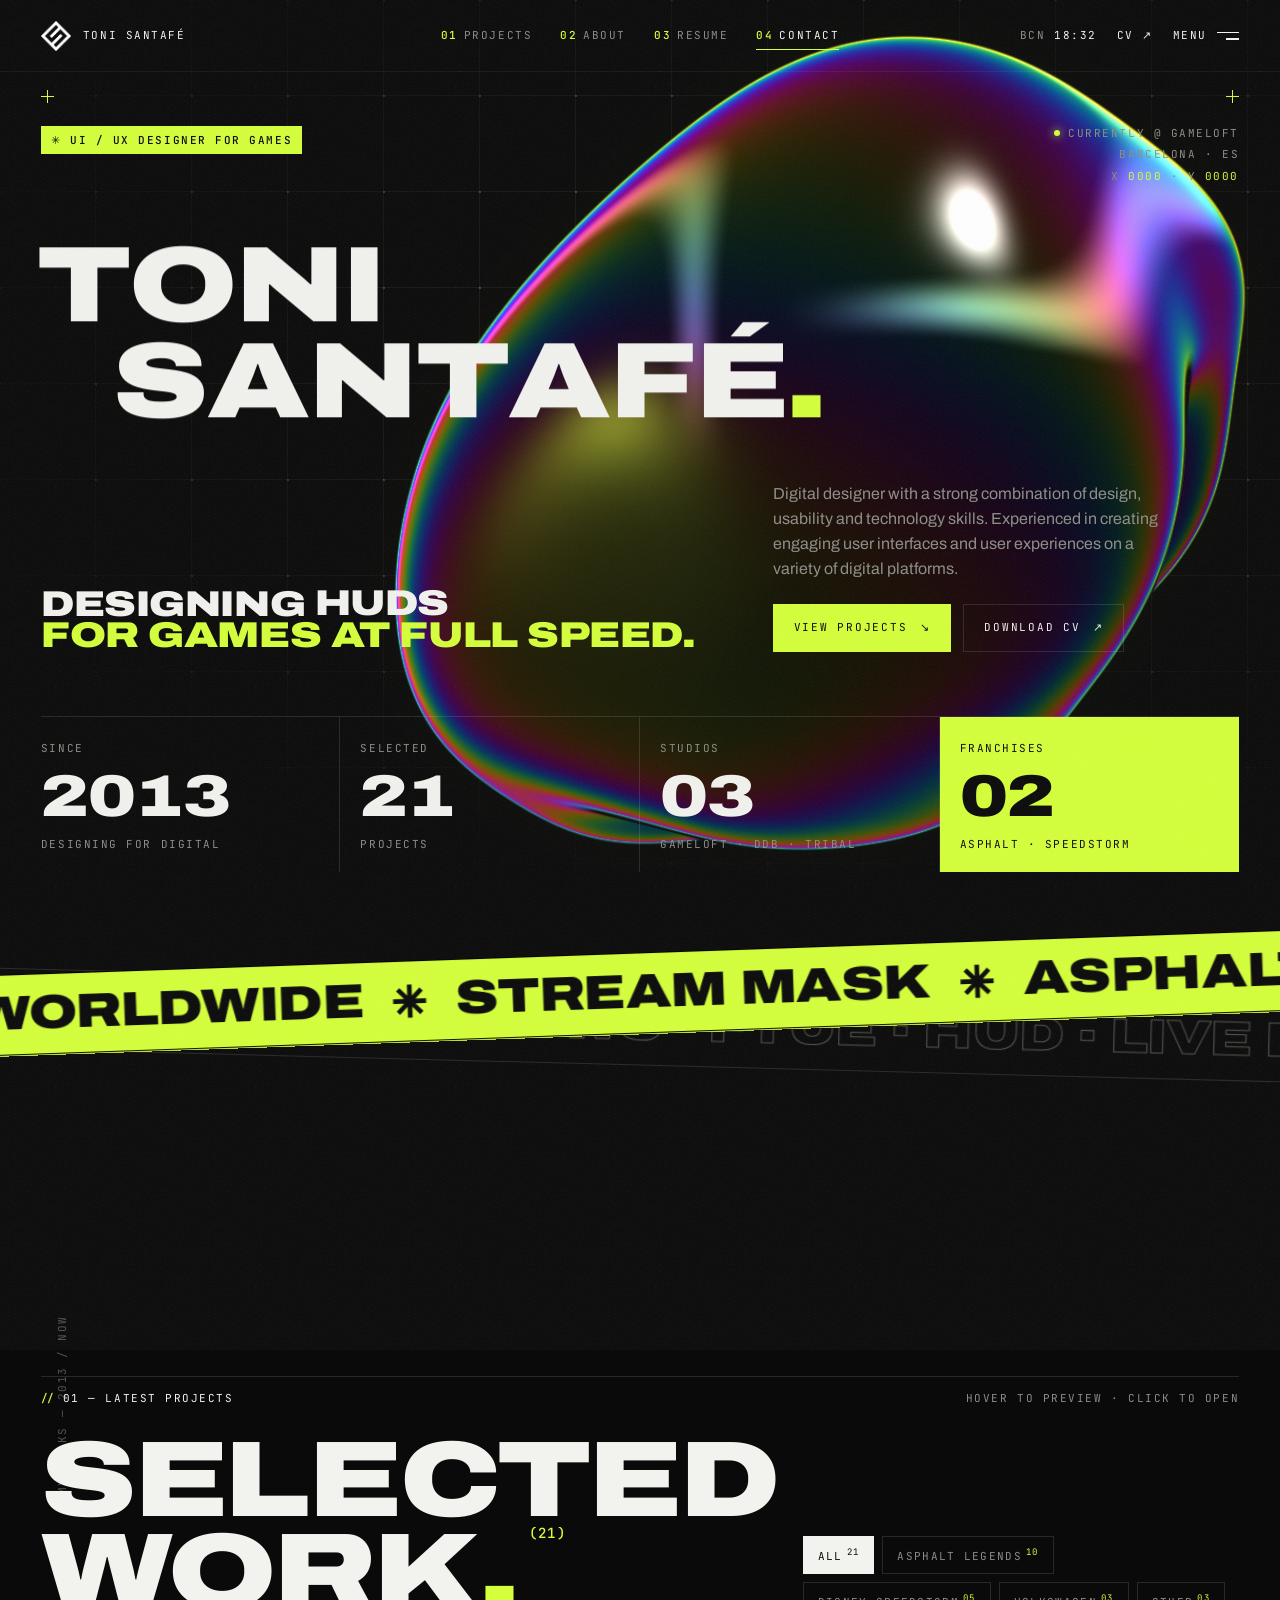
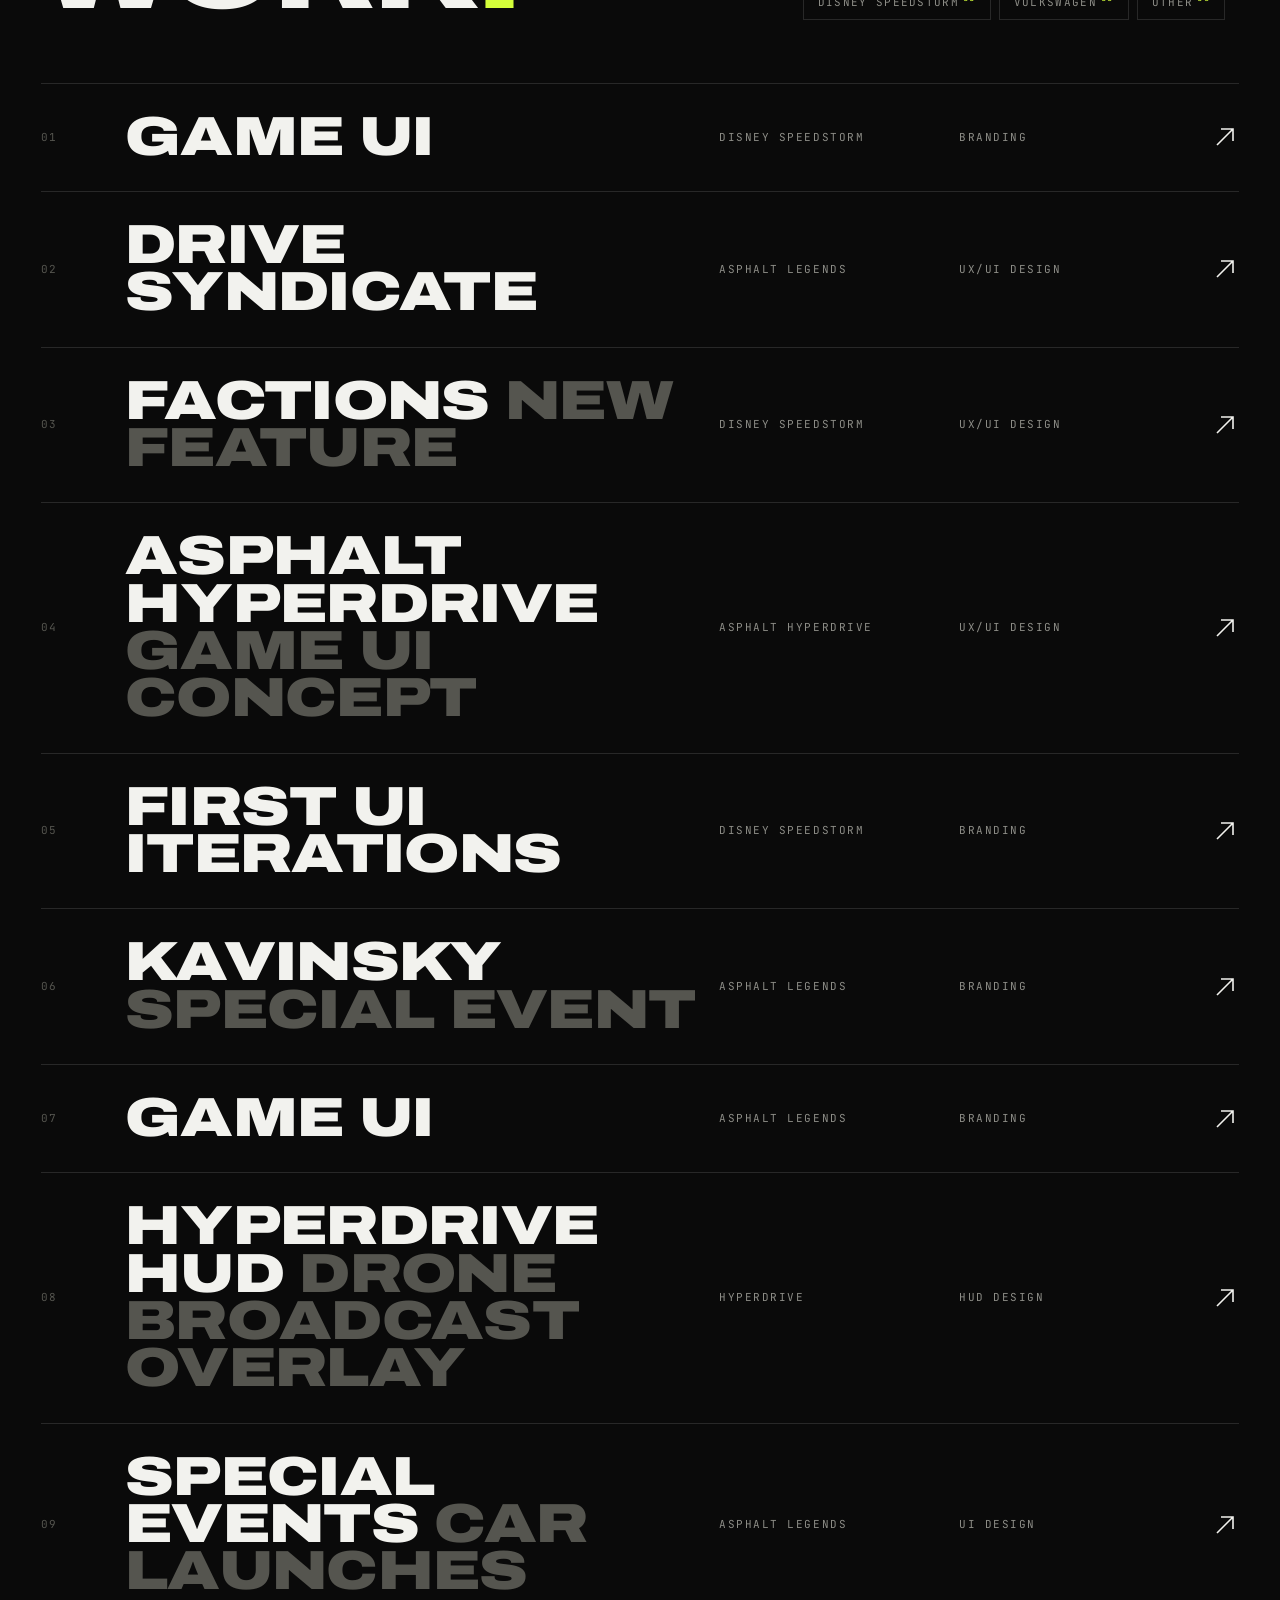
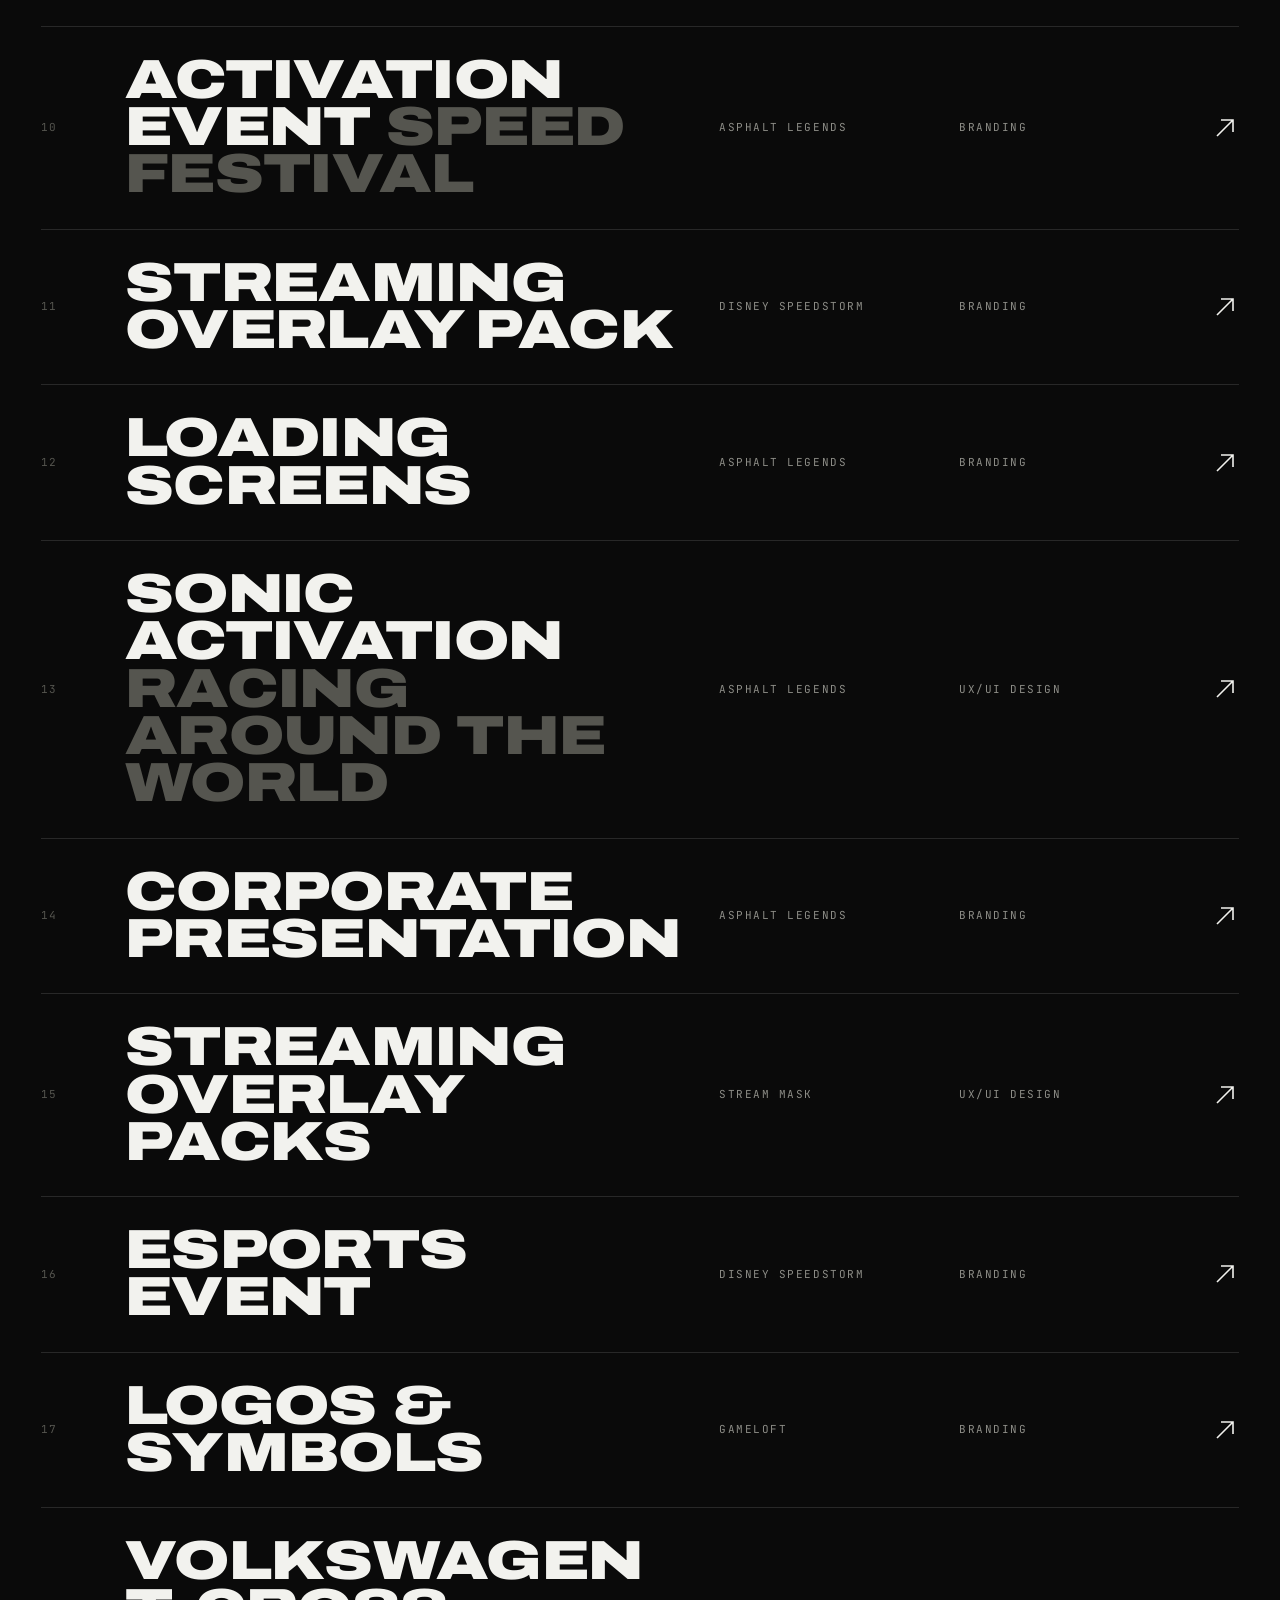
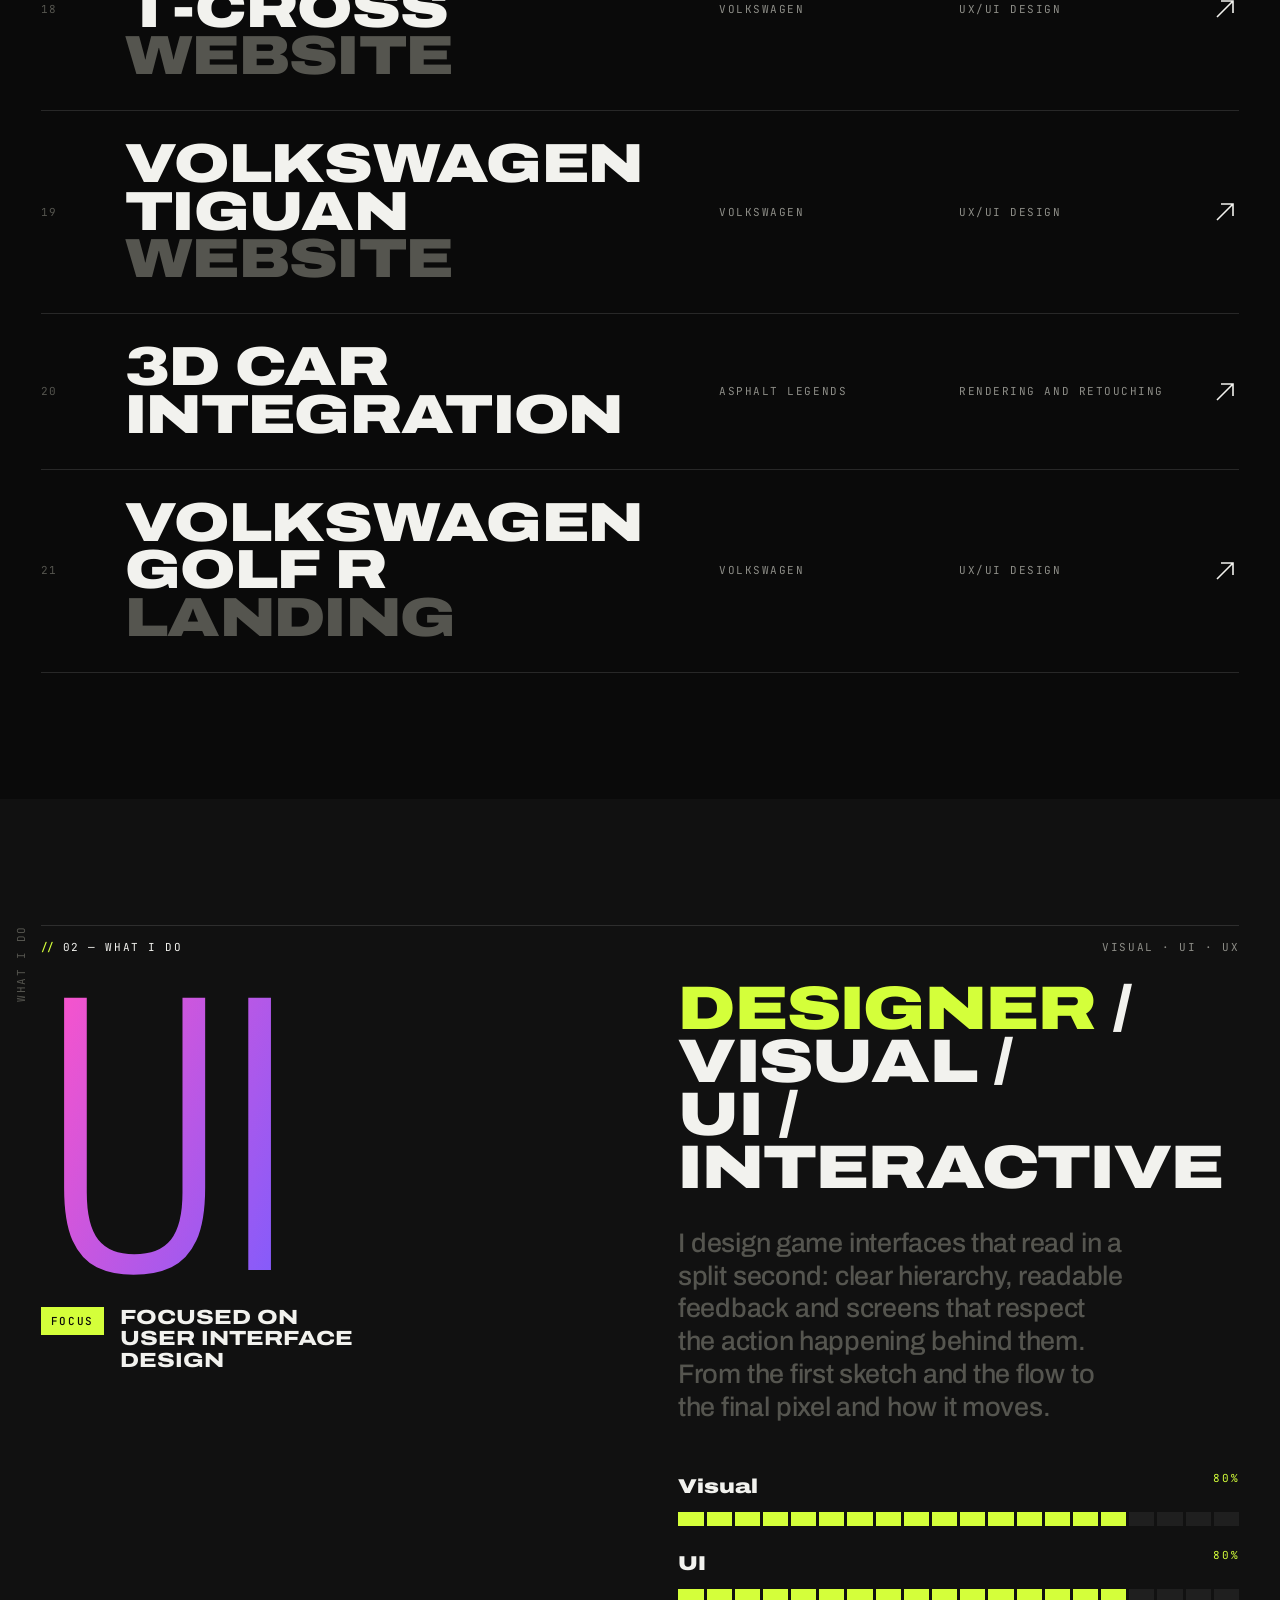
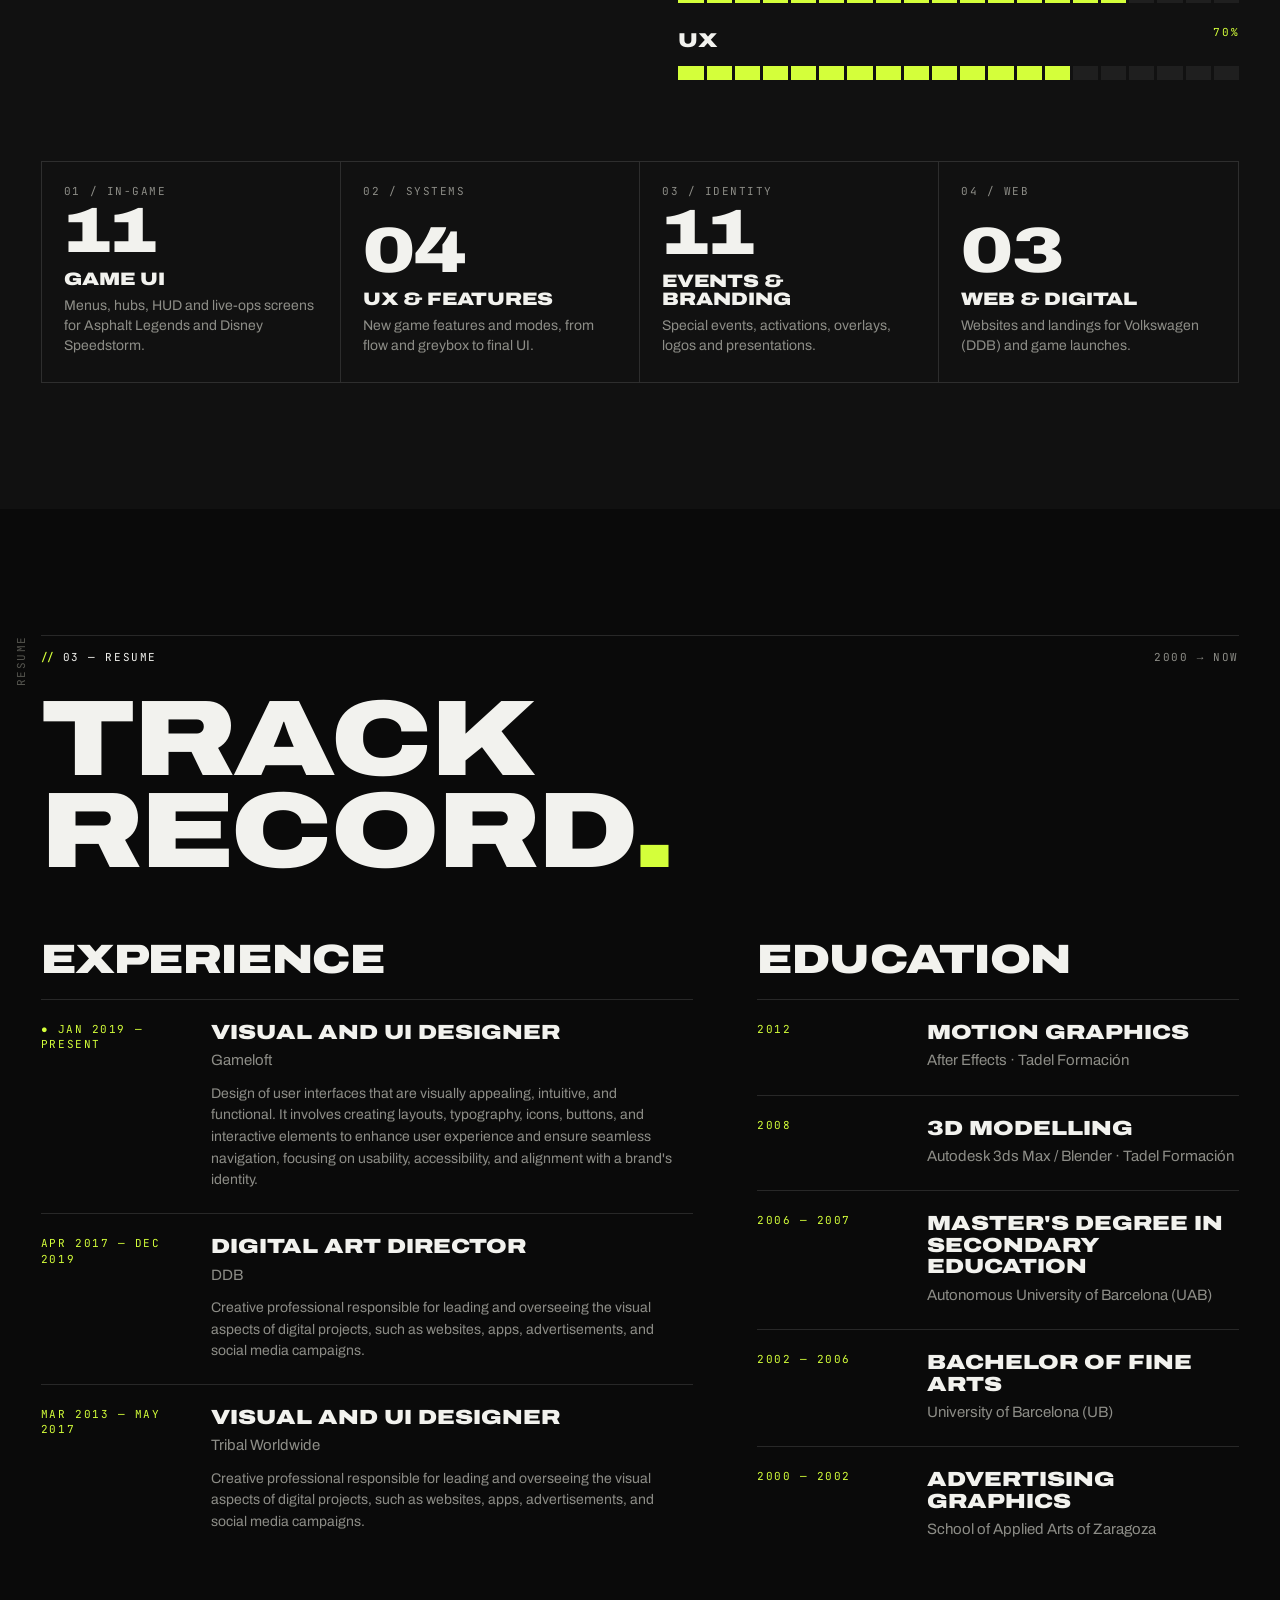
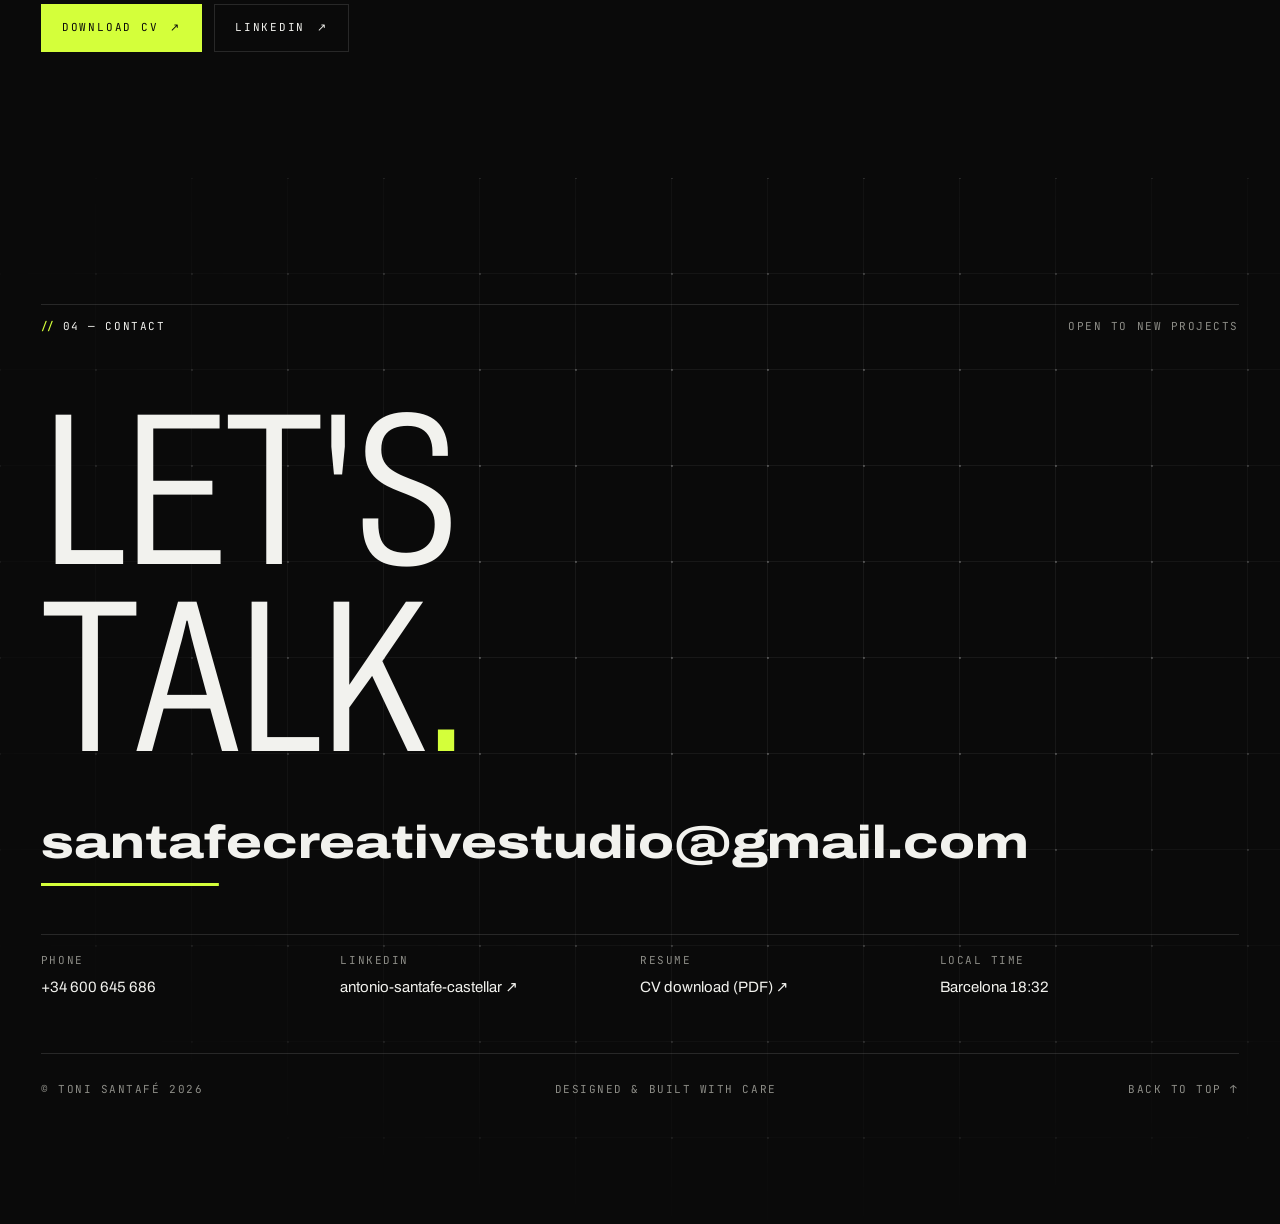
<file: index.html>
<!DOCTYPE html>
<html lang="en" class="no-js">
<head>
<meta charset="utf-8">
<meta name="viewport" content="width=device-width, initial-scale=1">
<title>Toni Santafé — UI/UX & Visual Designer for Games</title>
<meta name="description" content="Portfolio of Toni Santafé, UI/UX and visual designer at Gameloft. Game UI, features, live events and branding for Asphalt Legends and Disney Speedstorm.">
<meta name="theme-color" content="#0a0a0a">
<link rel="icon" href="assets/brand/favicon.png">
<link rel="apple-touch-icon" href="assets/brand/apple-touch-icon.png">
<link rel="stylesheet" href="assets/css/main.css">
<script>
  document.documentElement.classList.remove('no-js');
  try{ if(sessionStorage.getItem('ts-seen')) document.documentElement.classList.add('no-loader','enter-wipe'); }catch(e){}
</script>
<script>setTimeout(function(){var h=document.documentElement;h.classList.remove('enter-wipe');var l=document.querySelector('.loader');if(l&&!window.Core)l.style.display='none';},5000);</script>
</head>
<body data-page="home">

<!-- ============ PRELOADER ============ -->
<div class="loader" aria-hidden="true">
  <div class="loader__top">
    <span class="mono">TS — Portfolio <span class="dim">/ v2</span></span>
    <span class="mono loader__status dim">Loading assets <span class="acid" data-load-files>00</span></span>
  </div>
  <div class="loader__mark">
    <svg viewBox="0 0 140 140"><rect x="20" y="20" width="100" height="100" transform="rotate(45 70 70)" pathLength="1" stroke-dasharray="1" stroke-dashoffset="1"/></svg>
    <img src="assets/brand/brand.png" alt="">
  </div>
  <div class="loader__bottom">
    <div class="loader__count-wrap"><div class="loader__count display" data-count>000</div></div>
    <span class="mono dim">UI / UX · Visual · Games</span>
  </div>
  <div class="loader__bar"><i></i></div>
</div>

<div class="wipe" aria-hidden="true">
  <div class="wipe__panel wipe__panel--a"></div>
  <div class="wipe__panel wipe__panel--b"></div>
  <div class="wipe__label display"></div>
</div>

<div class="grain" aria-hidden="true"></div>
<div class="cursor" aria-hidden="true"><div class="cursor__ring"><span class="cursor__label">View</span></div><div class="cursor__dot"></div></div>

<!-- ============ NAV ============ -->
<header class="nav">
  <a class="nav__brand" href="#top" aria-label="Toni Santafé — home">
    <img src="assets/brand/brand.png" alt="">
    <span class="mono">Toni Santafé</span>
  </a>
  <nav class="nav__links mono" aria-label="Sections">
    <a href="#work" data-spy="work"><b>01</b>Projects</a>
    <a href="#about" data-spy="about"><b>02</b>About</a>
    <a href="#resume" data-spy="resume"><b>03</b>Resume</a>
    <a href="#contact" data-spy="contact"><b>04</b>Contact</a>
  </nav>
  <div class="nav__right">
    <span class="mono dim nav__clock">BCN <span data-clock>--:--</span></span>
    <a class="mono nav__cv" href="assets/docs/cv_t_santafe_gam_2025.pdf" target="_blank" rel="noopener" data-scramble>CV ↗</a>
    <button class="btn-menu mono" type="button" aria-expanded="false" aria-controls="menu" data-menu-open>Menu <span class="bars"><i></i><i></i></span></button>
  </div>
  <div class="nav__progress"><i></i></div>
</header>

<div class="menu" id="menu" aria-hidden="true">
  <button class="menu__close" type="button" data-menu-close>Close ✕</button>
  <ul class="menu__list">
    <li><a class="display" href="#work"><small>01</small><span>Projects</span></a></li>
    <li><a class="display" href="#about"><small>02</small><span>About</span></a></li>
    <li><a class="display" href="#resume"><small>03</small><span>Resume</span></a></li>
    <li><a class="display" href="assets/docs/cv_t_santafe_gam_2025.pdf" target="_blank" rel="noopener"><small>04</small><span>CV download</span></a></li>
    <li><a class="display" href="https://www.linkedin.com/in/antonio-santafe-castellar/" target="_blank" rel="noopener"><small>05</small><span>LinkedIn</span></a></li>
  </ul>
  <div class="menu__foot mono">
    <a href="mailto:santafecreativestudio@gmail.com">santafecreativestudio@gmail.com</a>
    <a href="tel:+34600645686">+34 600 645 686</a>
    <span>© Toni Santafé <span data-year>2026</span></span>
  </div>
</div>

<main id="top">

<!-- ============ HERO ============ -->
<section class="hero" aria-label="Intro">
  <div class="hud-grid" aria-hidden="true"></div>
  <span class="cross" style="left:var(--gutter);top:calc(var(--nav-h) + 2vh)" aria-hidden="true"></span>
  <span class="cross" style="right:var(--gutter);top:calc(var(--nav-h) + 2vh)" aria-hidden="true"></span>
  <div class="hero__glass" data-glass aria-hidden="true"><canvas></canvas></div>

  <div class="hero__top">
    <span class="pill" data-hero-pill>✳ UI / UX designer for games</span>
    <div class="hero__hud mono dim" data-hero-hud>
      <span class="live">Currently @ Gameloft</span>
      <span>Barcelona · ES</span>
      <span class="touch-hide">X <span class="acid" data-cx>0000</span> · Y <span class="acid" data-cy>0000</span></span>
    </div>
  </div>

  <h1 class="hero__title display" aria-label="Toni Santafé">
    <span class="row" data-split-chars>Toni</span>
    <span class="row row--2" data-split-chars>Santafé<span class="acid">.</span></span>
  </h1>

  <div class="hero__lede">
    <p class="hero__claim display" data-hero-claim>
      <span class="line-mask"><span>Designing <span class="rotator" data-rotator><span class="is-on">Interfaces</span><span>HUDs</span><span>Features</span><span>Live events</span><span>Brands</span></span></span></span>
      <span class="line-mask"><span class="acid">For games at full speed.</span></span>
    </p>
    <div class="hero__copy" data-hero-copy>
      <p>Digital designer with a strong combination of design, usability and technology skills. Experienced in creating engaging user interfaces and user experiences on a variety of digital platforms.</p>
      <div class="hero__ctas">
        <a class="btn btn--solid" href="#work" data-cursor-link>View projects <span class="arrow">↘</span></a>
        <a class="btn" href="assets/docs/cv_t_santafe_gam_2025.pdf" target="_blank" rel="noopener" data-cursor-link>Download CV <span class="arrow">↗</span></a>
      </div>
    </div>
  </div>

  <div class="stats" data-stats>
    <div class="stat"><span class="mono dim">Since</span><span class="stat__num display" data-countup="2013">2013</span><span class="mono dim">Designing for digital</span></div>
    <div class="stat"><span class="mono dim">Selected</span><span class="stat__num display" data-countup="19" data-pad="2" data-stat-projects>19</span><span class="mono dim">Projects</span></div>
    <div class="stat"><span class="mono dim">Studios</span><span class="stat__num display" data-countup="3" data-pad="2">03</span><span class="mono dim">Gameloft · DDB · Tribal</span></div>
    <div class="stat stat--acid"><span class="mono">Franchises</span><span class="stat__num display" data-countup="2" data-pad="2">02</span><span class="mono">Asphalt · Speedstorm</span></div>
  </div>
</section>

<!-- ============ MARQUEE ============ -->
<div class="marquee" data-marquee aria-hidden="true">
  <div class="marquee__track display">
    <div class="marquee__item">Asphalt Legends <svg viewBox="0 0 10 10"><path d="M5 0v10M0 5h10M1.5 1.5l7 7M8.5 1.5l-7 7" stroke="currentColor" stroke-width="1.4"/></svg> Disney Speedstorm <svg viewBox="0 0 10 10"><path d="M5 0v10M0 5h10M1.5 1.5l7 7M8.5 1.5l-7 7" stroke="currentColor" stroke-width="1.4"/></svg> Gameloft <svg viewBox="0 0 10 10"><path d="M5 0v10M0 5h10M1.5 1.5l7 7M8.5 1.5l-7 7" stroke="currentColor" stroke-width="1.4"/></svg> Volkswagen <svg viewBox="0 0 10 10"><path d="M5 0v10M0 5h10M1.5 1.5l7 7M8.5 1.5l-7 7" stroke="currentColor" stroke-width="1.4"/></svg> DDB <svg viewBox="0 0 10 10"><path d="M5 0v10M0 5h10M1.5 1.5l7 7M8.5 1.5l-7 7" stroke="currentColor" stroke-width="1.4"/></svg> Tribal Worldwide <svg viewBox="0 0 10 10"><path d="M5 0v10M0 5h10M1.5 1.5l7 7M8.5 1.5l-7 7" stroke="currentColor" stroke-width="1.4"/></svg> Stream Mask <svg viewBox="0 0 10 10"><path d="M5 0v10M0 5h10M1.5 1.5l7 7M8.5 1.5l-7 7" stroke="currentColor" stroke-width="1.4"/></svg></div>
  </div>
</div>
<div class="marquee marquee--ghost" data-marquee data-dir="-1" aria-hidden="true">
  <div class="marquee__track display">
    <div class="marquee__item">Game UI · UX flows · FTUE · HUD · Live events · Loading screens · Branding · Web ·</div>
  </div>
</div>

<!-- ============ WORK ============ -->
<section class="section work" id="work" data-section="work">
  <div class="work__bg" data-work-bg aria-hidden="true"></div>
  <span class="vertical-title mono" aria-hidden="true">My works — 2013 / Now</span>
  <div class="section-index mono"><span class="tag">01 — Latest projects</span><span class="dim touch-hide">Hover to preview · Click to open</span></div>
  <div class="section-head">
    <h2 class="display" data-split-lines>Selected<br>work<span class="acid">.</span><sup data-work-count>(19)</sup></h2>
    <div class="filters" role="group" aria-label="Filter projects" data-filters>
      <button class="filter is-active" data-filter="all" type="button">All<sup></sup></button>
      <button class="filter" data-filter="asphalt" type="button">Asphalt Legends<sup></sup></button>
      <button class="filter" data-filter="speedstorm" type="button">Disney Speedstorm<sup></sup></button>
      <button class="filter" data-filter="vw" type="button">Volkswagen<sup></sup></button>
      <button class="filter" data-filter="other" type="button">Other<sup></sup></button>
    </div>
  </div>
  <ol class="plist" data-plist></ol>
</section>

<div class="preview" data-preview aria-hidden="true">
  <div class="preview__inner"></div>
  <div class="preview__frame"></div>
  <span class="preview__label mono" data-preview-label>01</span>
</div>

<!-- ============ ABOUT ============ -->
<section class="section about" id="about" data-section="about">
  <span class="vertical-title mono" aria-hidden="true">What I do</span>
  <div class="section-index mono"><span class="tag">02 — What I do</span><span class="dim">Visual · UI · UX</span></div>
  <div class="about__grid">
    <div>
      <div class="bigui display" data-bigui aria-hidden="true">UI</div>
      <div class="bigui__cap"><span class="pill">Focus</span><p>Focused on<br>User Interface<br>Design</p></div>
    </div>
    <div>
      <h2 class="display" data-split-lines><span class="acid">Designer</span> / Visual /<br>UI / Interactive</h2>
      <p class="fillp" data-fill>I design game interfaces that read in a split second: clear hierarchy, readable feedback and screens that respect the action happening behind them. From the first sketch and the flow to the final pixel and how it moves.</p>
      <div class="meters" data-meters>
        <div class="meter" data-value="80"><div class="meter__head"><b>Visual</b><span class="mono acid"><span data-meter-num>0</span>%</span></div><div class="meter__bar"></div></div>
        <div class="meter" data-value="80"><div class="meter__head"><b>UI</b><span class="mono acid"><span data-meter-num>0</span>%</span></div><div class="meter__bar"></div></div>
        <div class="meter" data-value="70"><div class="meter__head"><b>UX</b><span class="mono acid"><span data-meter-num>0</span>%</span></div><div class="meter__bar"></div></div>
      </div>
    </div>
  </div>

  <div class="caps" data-caps>
    <div class="cap"><span class="mono dim">01 / In-game</span><div><span class="cap__num display" data-cap-count="game">00</span><h3>Game UI</h3><p>Menus, hubs, HUD and live-ops screens for Asphalt Legends and Disney Speedstorm.</p></div></div>
    <div class="cap"><span class="mono dim">02 / Systems</span><div><span class="cap__num display" data-cap-count="feature">00</span><h3>UX &amp; features</h3><p>New game features and modes, from flow and greybox to final UI.</p></div></div>
    <div class="cap"><span class="mono dim">03 / Identity</span><div><span class="cap__num display" data-cap-count="brand">00</span><h3>Events &amp; branding</h3><p>Special events, activations, overlays, logos and presentations.</p></div></div>
    <div class="cap"><span class="mono dim">04 / Web</span><div><span class="cap__num display" data-cap-count="web">00</span><h3>Web &amp; digital</h3><p>Websites and landings for Volkswagen (DDB) and game launches.</p></div></div>
  </div>
</section>

<!-- ============ RESUME ============ -->
<section class="section resume" id="resume" data-section="resume">
  <span class="vertical-title mono" aria-hidden="true">Resume</span>
  <div class="section-index mono"><span class="tag">03 — Resume</span><span class="dim">2000 → Now</span></div>
  <div class="section-head"><h2 class="display" data-split-lines>Track<br>record<span class="acid">.</span></h2></div>
  <div class="resume__cols">
    <div class="rcol">
      <h3 class="display">Experience</h3>
      <div class="rrow rrow--now" data-reveal>
        <span class="rrow__date mono">Jan 2019 — Present</span>
        <div><h4>Visual and UI Designer</h4><p class="rrow__place">Gameloft</p><p class="rrow__text">Design of user interfaces that are visually appealing, intuitive, and functional. It involves creating layouts, typography, icons, buttons, and interactive elements to enhance user experience and ensure seamless navigation, focusing on usability, accessibility, and alignment with a brand's identity.</p></div>
      </div>
      <div class="rrow" data-reveal>
        <span class="rrow__date mono">Apr 2017 — Dec 2019</span>
        <div><h4>Digital Art Director</h4><p class="rrow__place">DDB</p><p class="rrow__text">Creative professional responsible for leading and overseeing the visual aspects of digital projects, such as websites, apps, advertisements, and social media campaigns.</p></div>
      </div>
      <div class="rrow" data-reveal>
        <span class="rrow__date mono">Mar 2013 — May 2017</span>
        <div><h4>Visual and UI Designer</h4><p class="rrow__place">Tribal Worldwide</p><p class="rrow__text">Creative professional responsible for leading and overseeing the visual aspects of digital projects, such as websites, apps, advertisements, and social media campaigns.</p></div>
      </div>
    </div>
    <div class="rcol">
      <h3 class="display">Education</h3>
      <div class="rrow" data-reveal><span class="rrow__date mono">2012</span><div><h4>Motion Graphics</h4><p class="rrow__place">After Effects · Tadel Formación</p></div></div>
      <div class="rrow" data-reveal><span class="rrow__date mono">2008</span><div><h4>3D Modelling</h4><p class="rrow__place">Autodesk 3ds Max / Blender · Tadel Formación</p></div></div>
      <div class="rrow" data-reveal><span class="rrow__date mono">2006 — 2007</span><div><h4>Master's Degree in Secondary Education</h4><p class="rrow__place">Autonomous University of Barcelona (UAB)</p></div></div>
      <div class="rrow" data-reveal><span class="rrow__date mono">2002 — 2006</span><div><h4>Bachelor of Fine Arts</h4><p class="rrow__place">University of Barcelona (UB)</p></div></div>
      <div class="rrow" data-reveal><span class="rrow__date mono">2000 — 2002</span><div><h4>Advertising Graphics</h4><p class="rrow__place">School of Applied Arts of Zaragoza</p></div></div>
    </div>
  </div>
  <div class="resume__cta">
    <a class="btn btn--solid" href="assets/docs/cv_t_santafe_gam_2025.pdf" target="_blank" rel="noopener" data-cursor-link>Download CV <span class="arrow">↗</span></a>
    <a class="btn" href="https://www.linkedin.com/in/antonio-santafe-castellar/" target="_blank" rel="noopener" data-cursor-link>LinkedIn <span class="arrow">↗</span></a>
  </div>
</section>

<!-- ============ CONTACT ============ -->
<section class="section contact" id="contact" data-section="contact">
  <div class="hud-grid" aria-hidden="true"></div>
  <div class="section-index mono" style="position:relative"><span class="tag">04 — Contact</span><span class="dim">Open to new projects</span></div>
  <div style="position:relative">
    <h2 class="contact__big display" aria-label="Let's talk">
      <span class="row" data-split-chars>Let's</span>
      <span class="row" data-split-chars>talk<span class="acid">.</span></span>
    </h2>
    <a class="contact__mail" href="mailto:santafecreativestudio@gmail.com" data-cursor-link data-magnetic>santafecreativestudio@gmail.com</a>
  </div>
  <div style="position:relative">
    <div class="contact__row">
      <a href="tel:+34600645686"><span class="mono dim">Phone</span><span class="v">+34 600 645 686</span></a>
      <a href="https://www.linkedin.com/in/antonio-santafe-castellar/" target="_blank" rel="noopener"><span class="mono dim">LinkedIn</span><span class="v">antonio-santafe-castellar ↗</span></a>
      <a href="assets/docs/cv_t_santafe_gam_2025.pdf" target="_blank" rel="noopener"><span class="mono dim">Resume</span><span class="v">CV download (PDF) ↗</span></a>
      <div><span class="mono dim">Local time</span><span class="v">Barcelona <span data-clock>--:--</span></span></div>
    </div>
    <footer class="footer mono dim">
      <span>© Toni Santafé <span data-year>2026</span></span>
      <span>Designed &amp; built with care</span>
      <a href="#top" data-scramble>Back to top ↑</a>
    </footer>
  </div>
</section>

</main>

<script src="assets/vendor/gsap.min.js"></script>
<script src="assets/vendor/ScrollTrigger.min.js"></script>
<script src="assets/vendor/lenis.min.js"></script>
<script src="assets/js/data.js"></script>
<script src="assets/js/glass.js"></script>
<script src="assets/js/core.js"></script>
<script src="assets/js/home.js"></script>
</body>
</html>
</file>
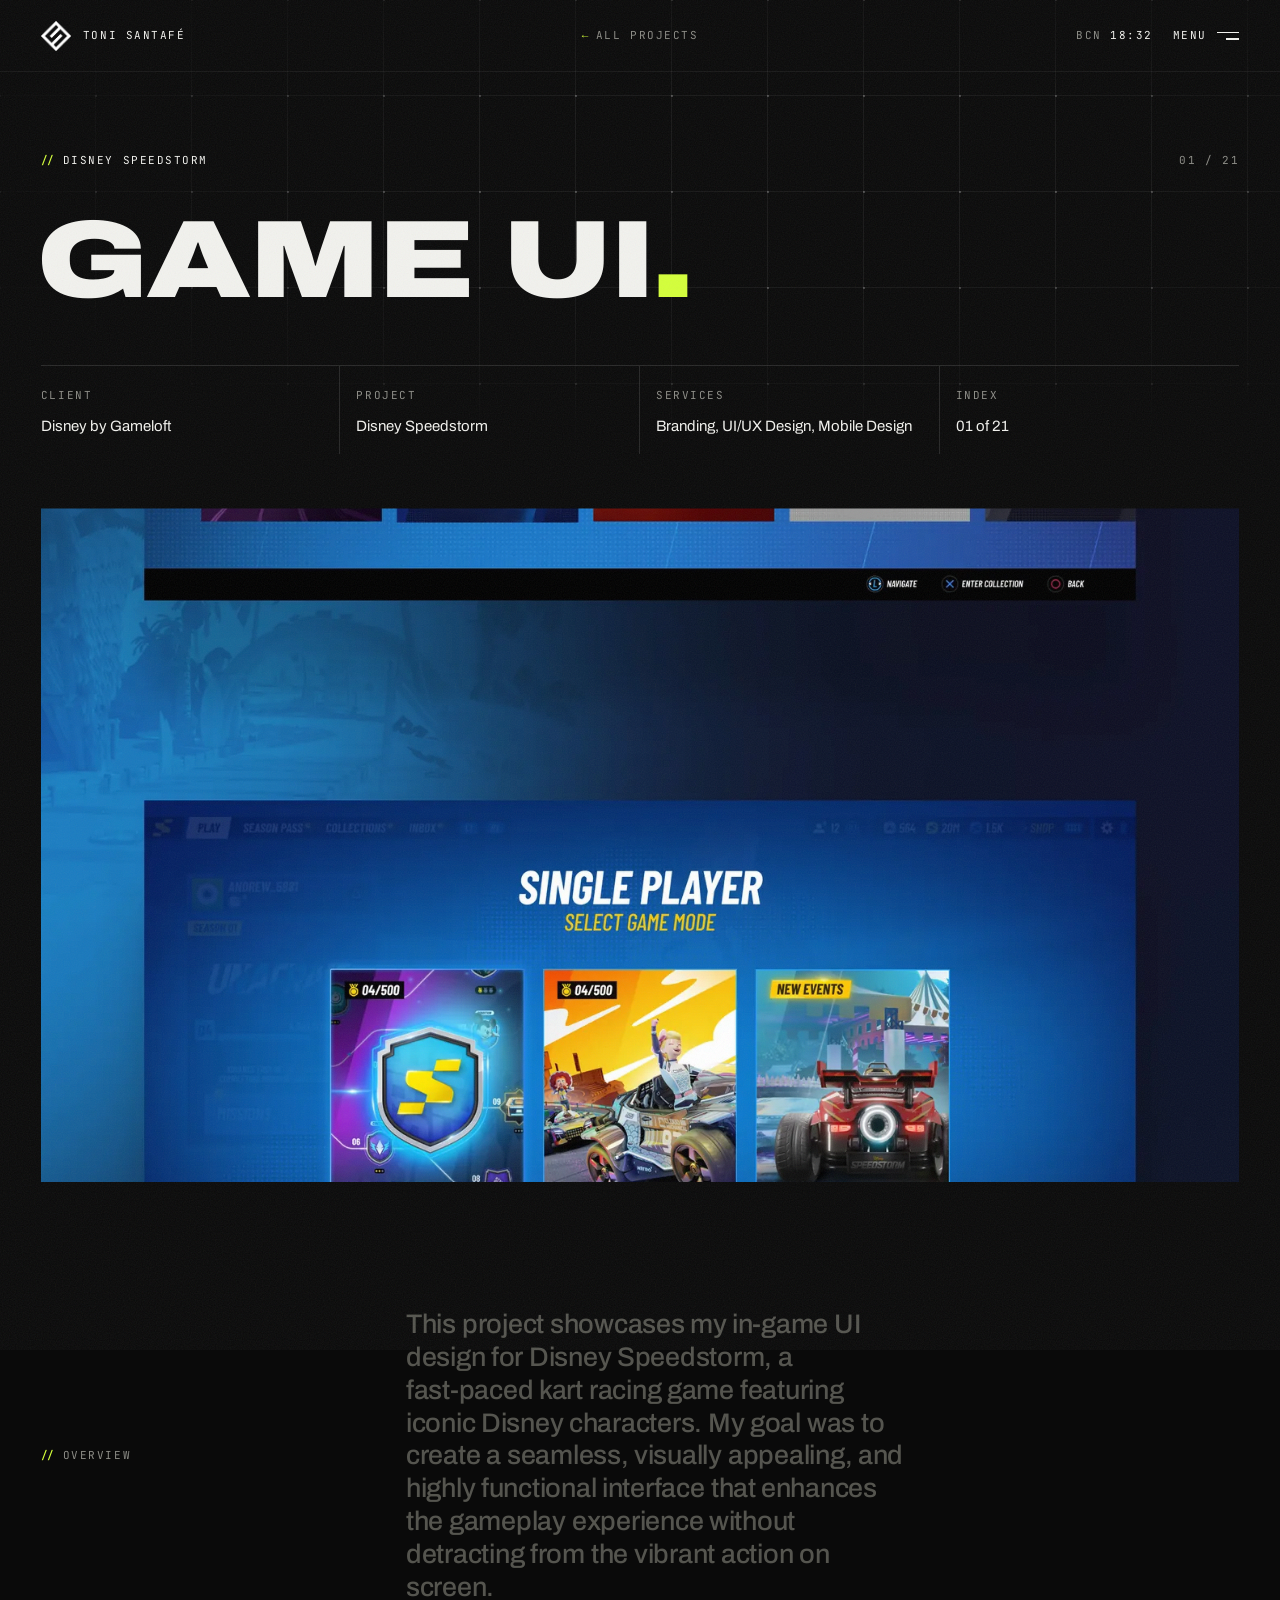
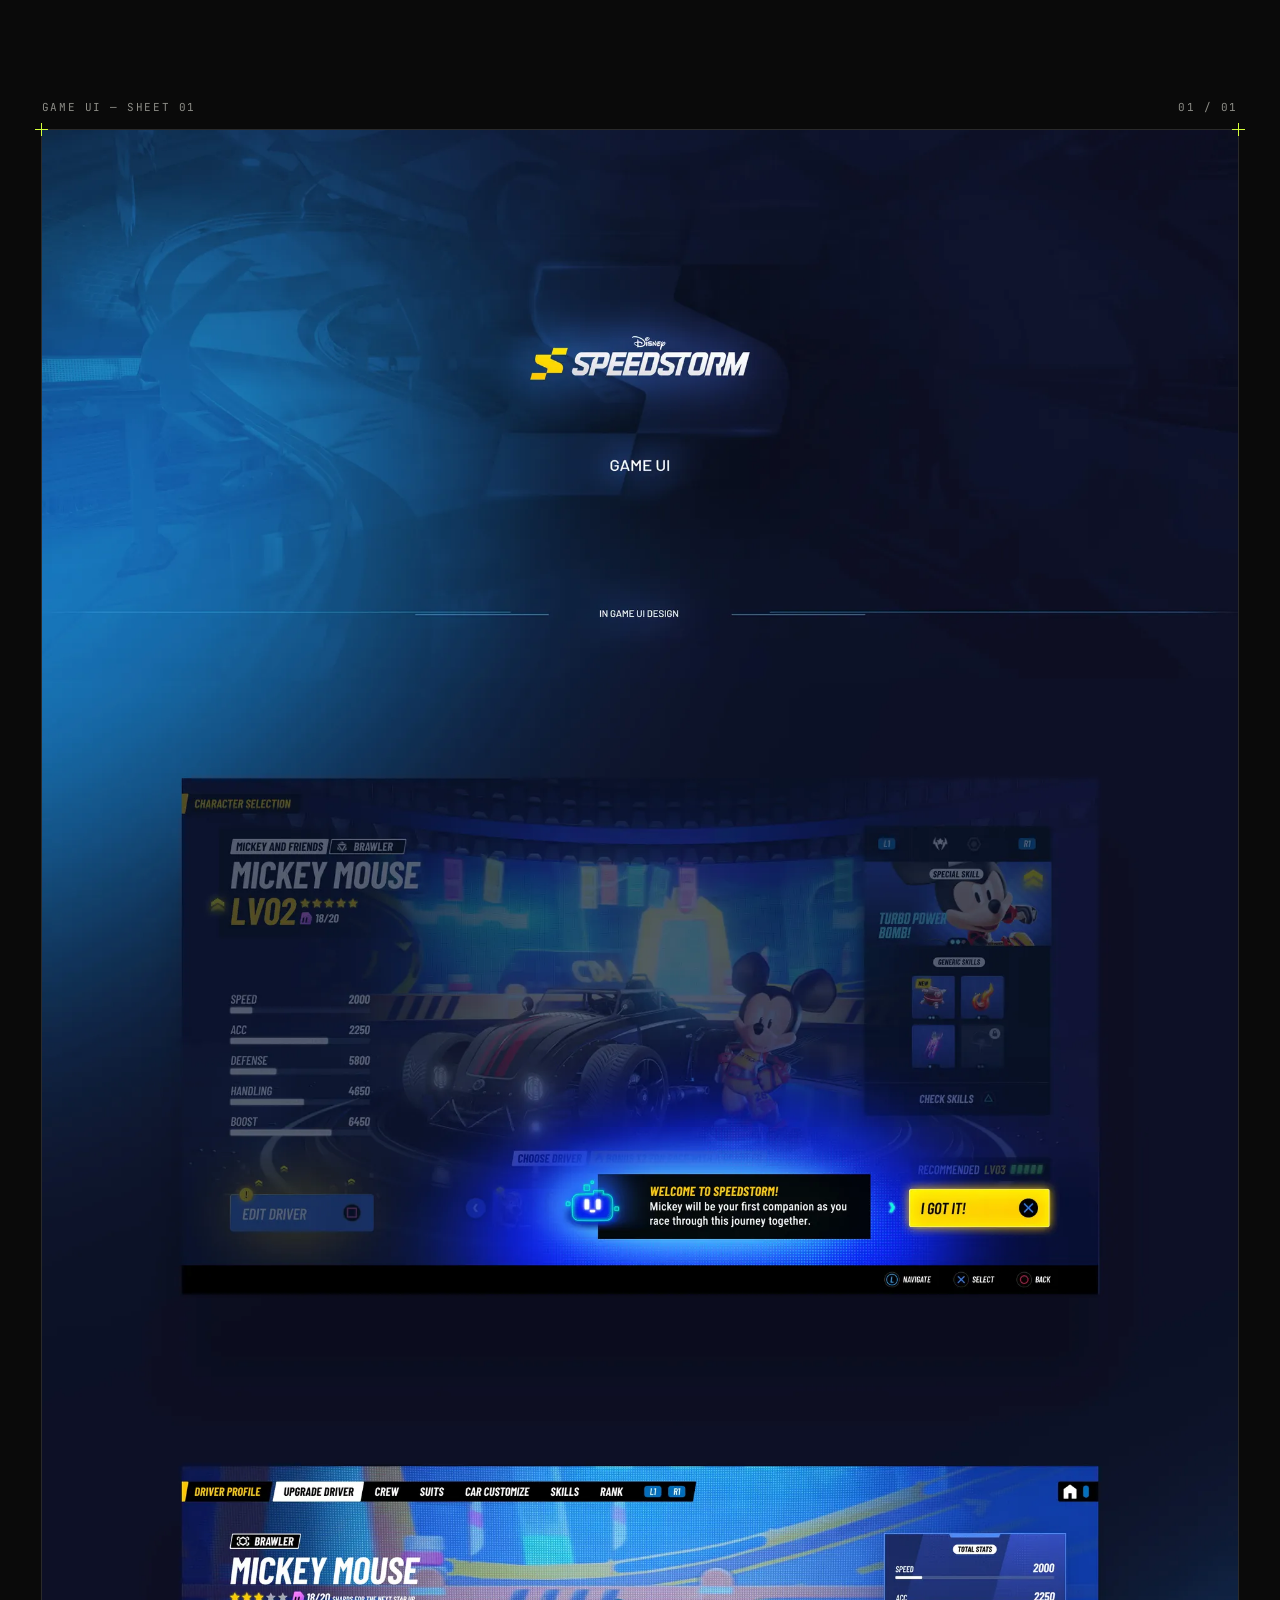
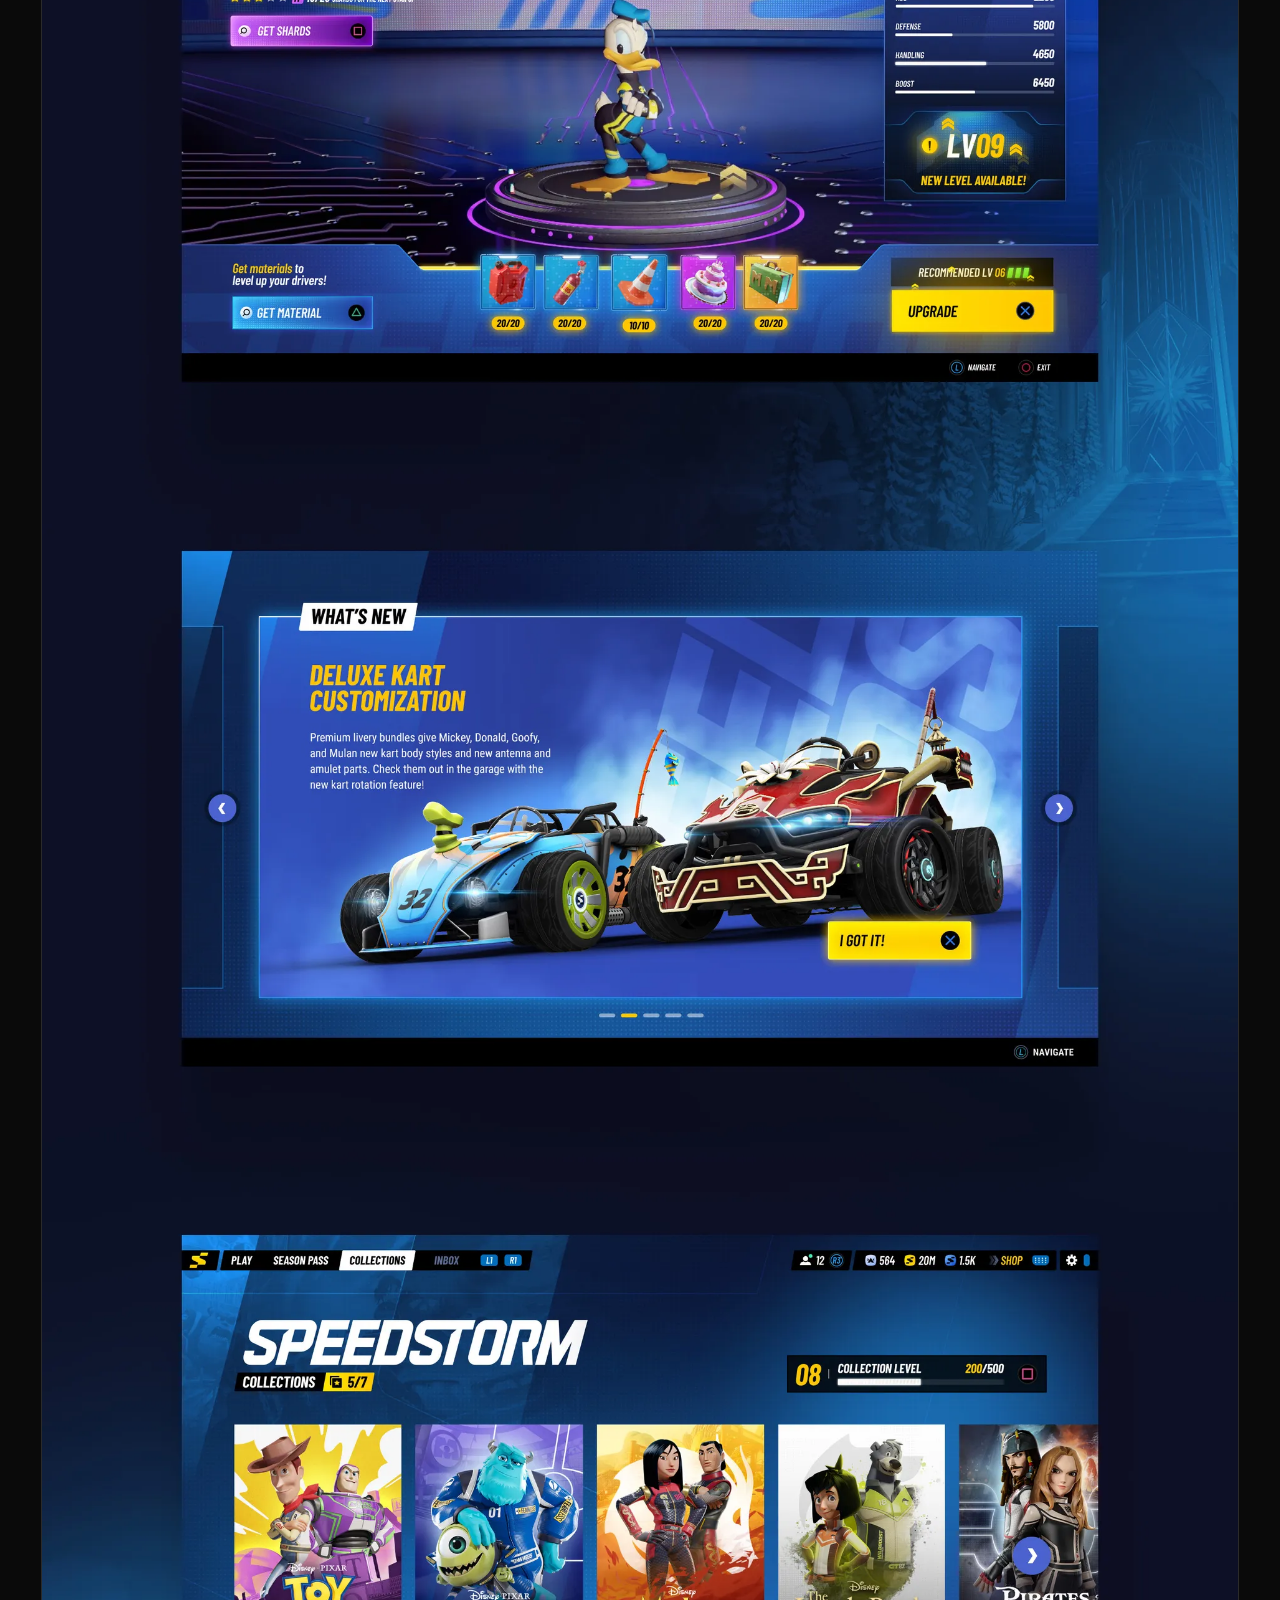
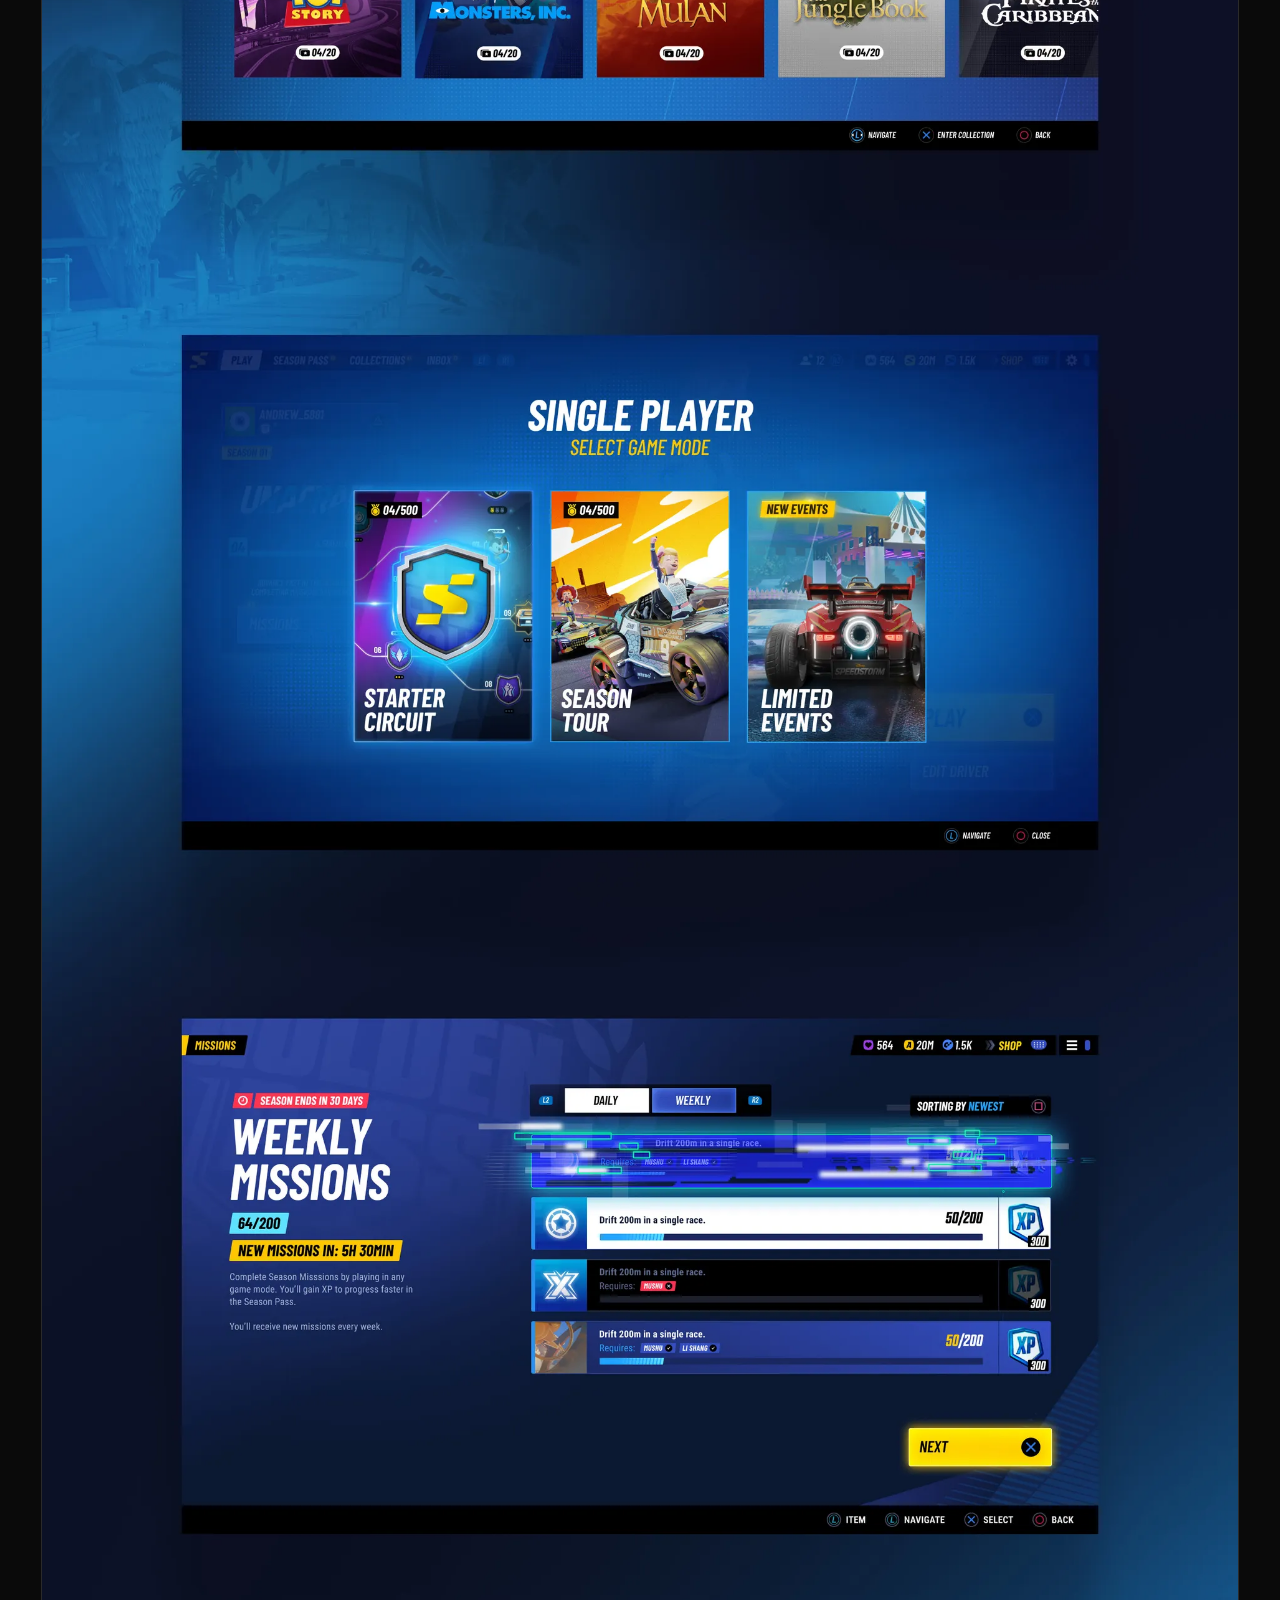
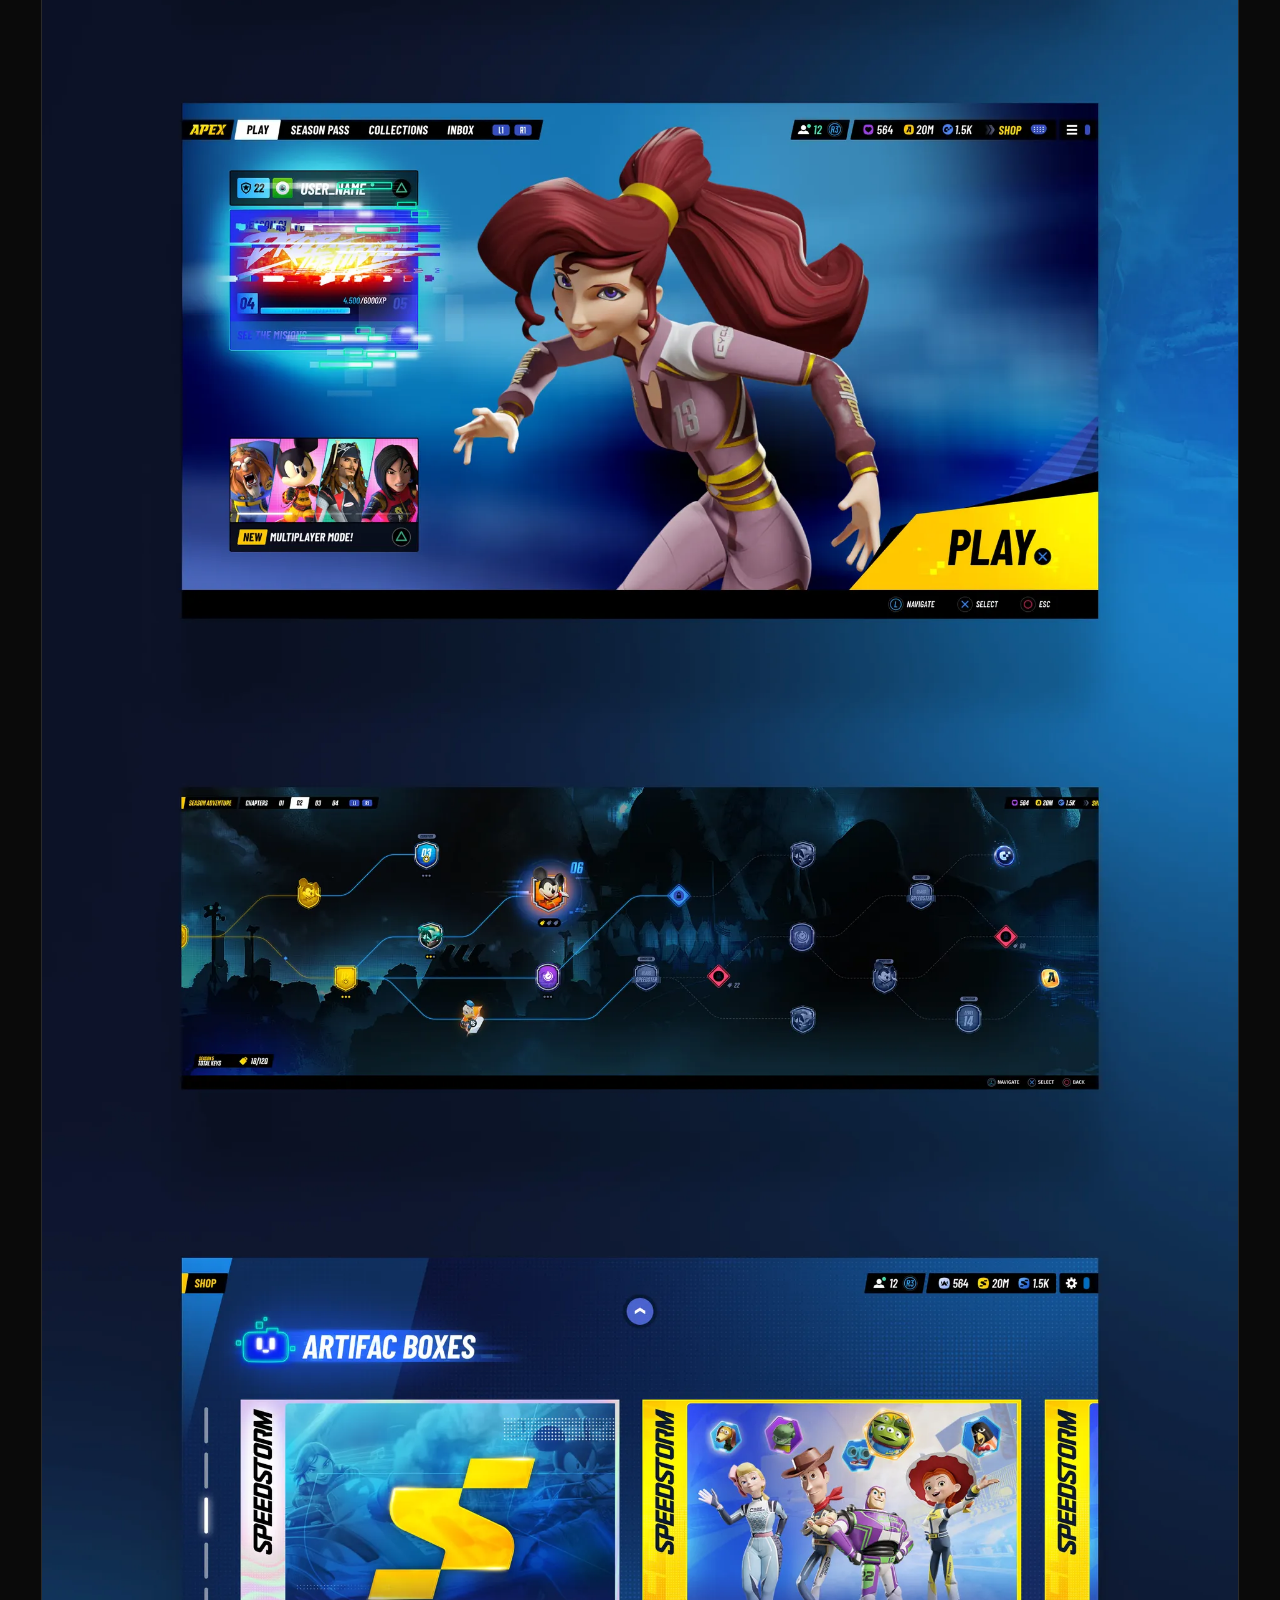
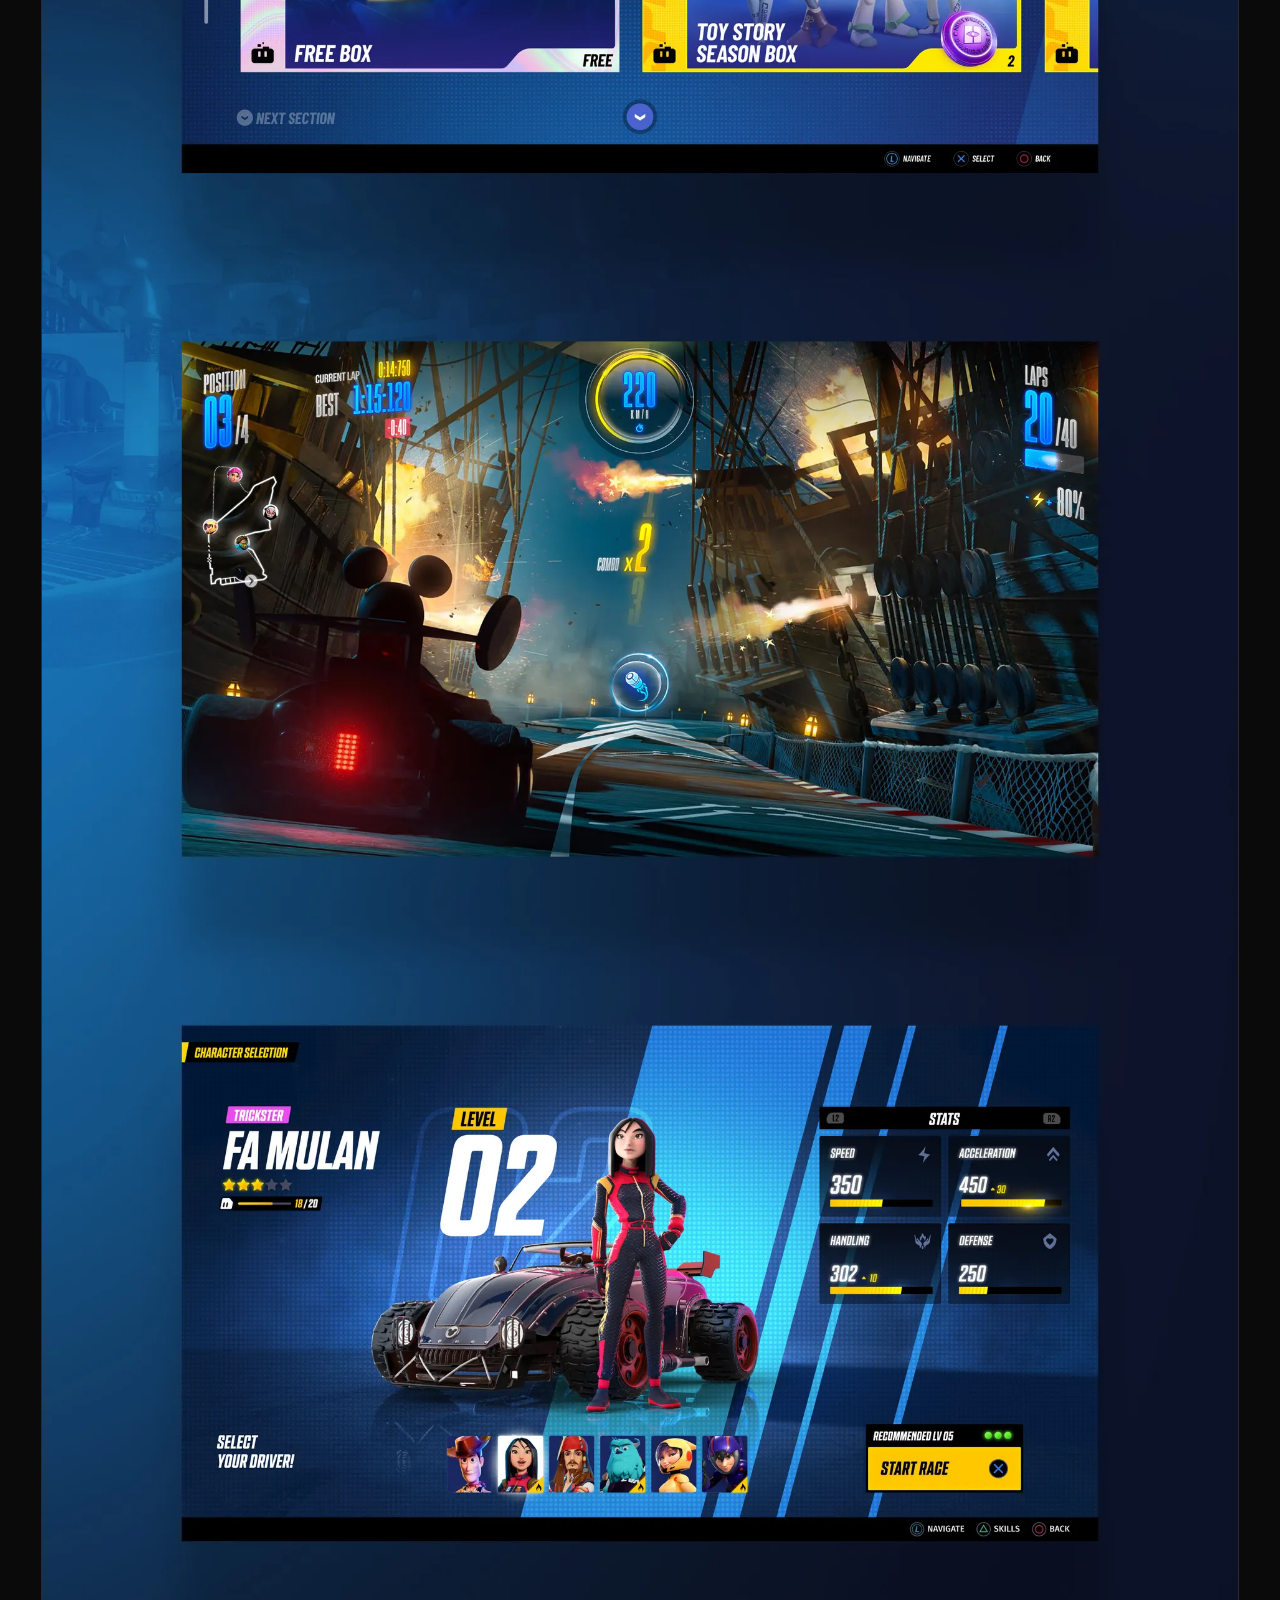
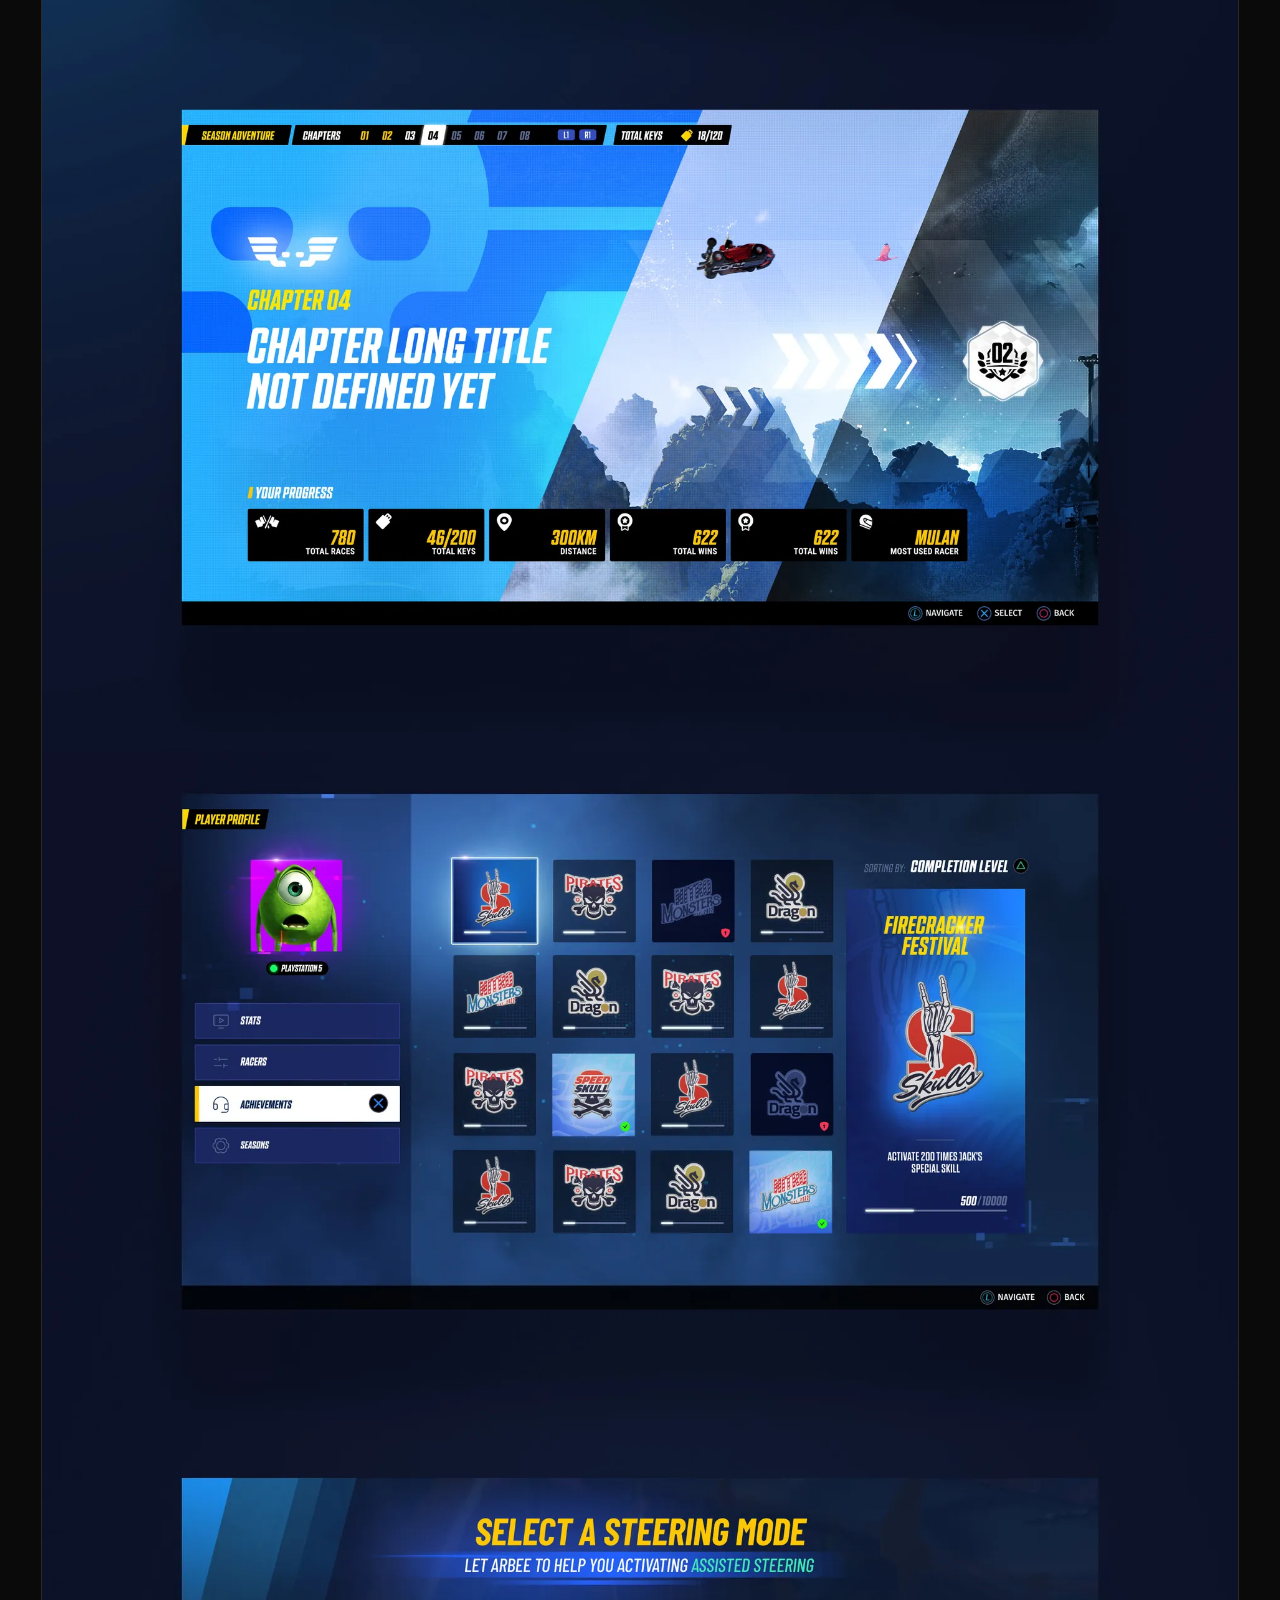
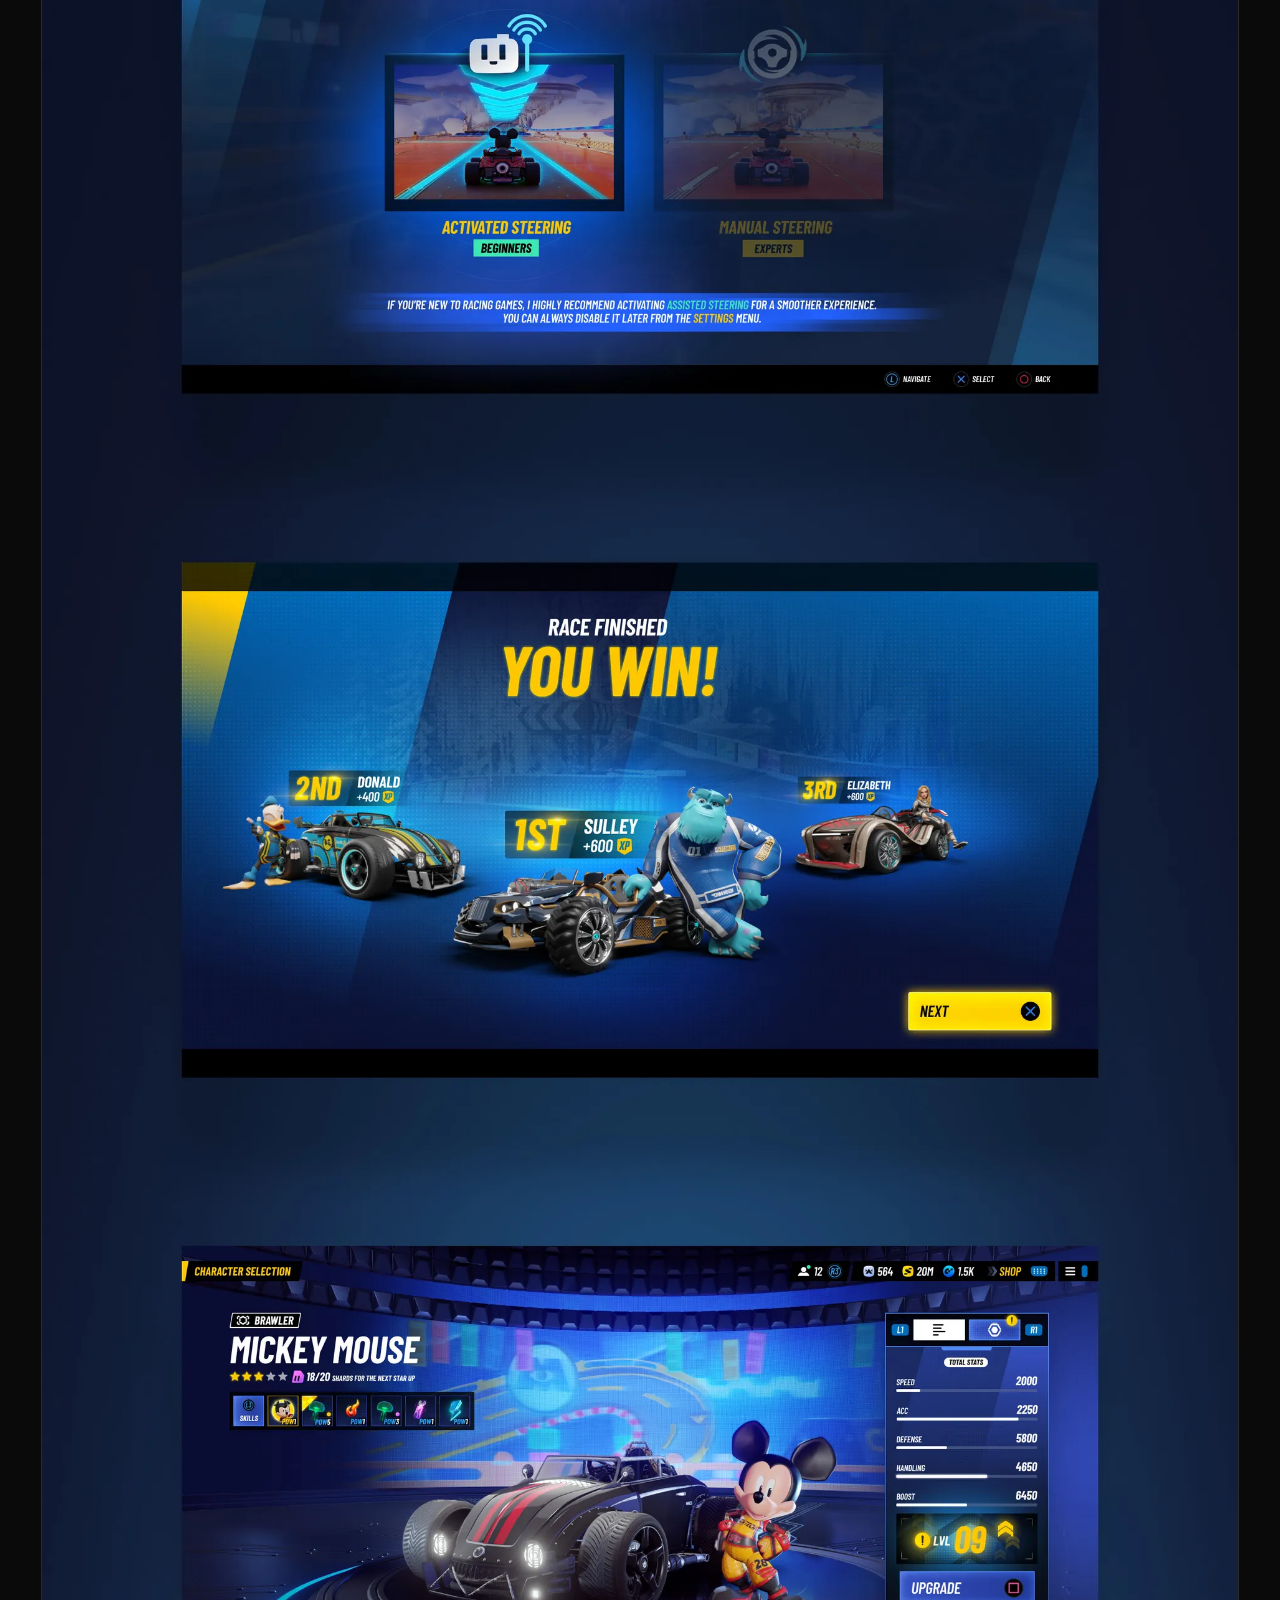
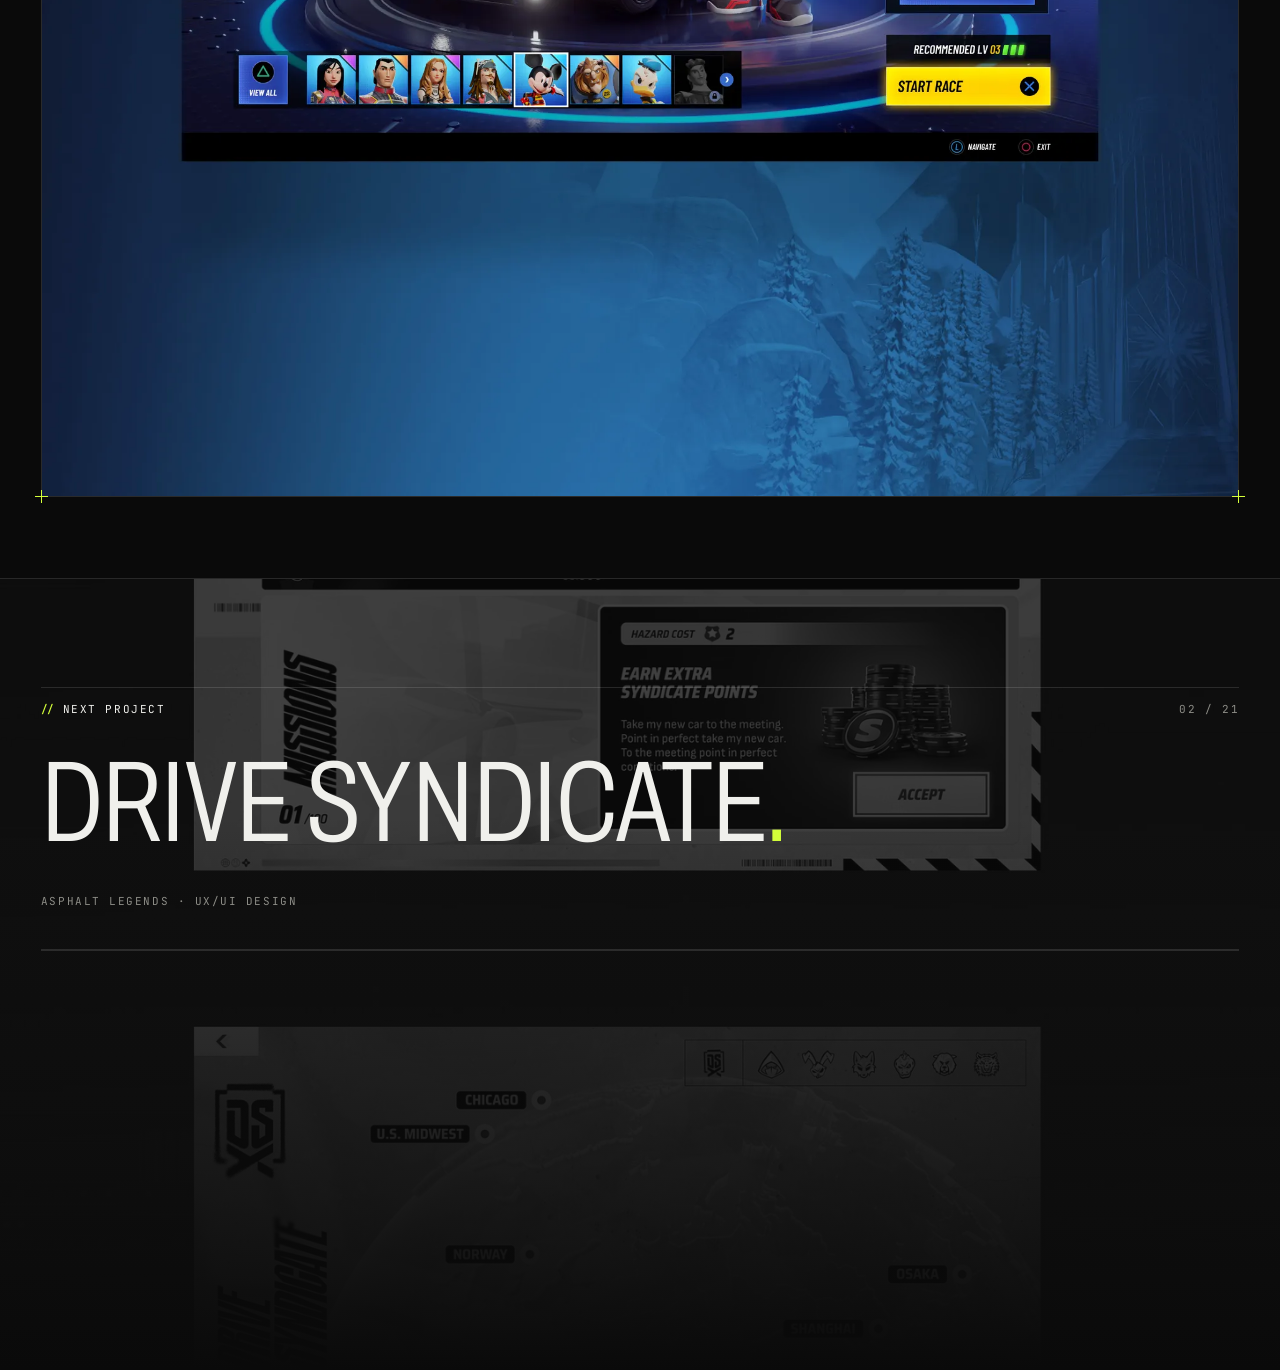
<file: project.html>
<!DOCTYPE html>
<html lang="en" class="no-js enter-wipe">
<head>
<meta charset="utf-8">
<meta name="viewport" content="width=device-width, initial-scale=1">
<title>Project — Toni Santafé</title>
<meta name="description" content="Project case by Toni Santafé, UI/UX and visual designer for games.">
<meta name="theme-color" content="#0a0a0a">
<link rel="icon" href="assets/brand/favicon.png">
<link rel="apple-touch-icon" href="assets/brand/apple-touch-icon.png">
<link rel="stylesheet" href="assets/css/main.css">
<script>document.documentElement.classList.remove('no-js');</script>
<script>setTimeout(function(){var h=document.documentElement;h.classList.remove('enter-wipe');var l=document.querySelector('.loader');if(l&&!window.Core)l.style.display='none';},5000);</script>
</head>
<body data-page="project">

<div class="wipe" aria-hidden="true">
  <div class="wipe__panel wipe__panel--a"></div>
  <div class="wipe__panel wipe__panel--b"></div>
  <div class="wipe__label display"></div>
</div>
<div class="grain" aria-hidden="true"></div>
<div class="cursor" aria-hidden="true"><div class="cursor__ring"><span class="cursor__label">Next</span></div><div class="cursor__dot"></div></div>

<header class="nav">
  <a class="nav__brand" href="index.html" data-transition="Home" aria-label="Toni Santafé — home">
    <img src="assets/brand/brand.png" alt="">
    <span class="mono">Toni Santafé</span>
  </a>
  <nav class="nav__links mono" aria-label="Sections">
    <a href="index.html#work" data-transition="Selected work"><b>←</b>All projects</a>
  </nav>
  <div class="nav__right">
    <span class="mono dim nav__clock">BCN <span data-clock>--:--</span></span>
    <button class="btn-menu mono" type="button" aria-expanded="false" aria-controls="menu" data-menu-open>Menu <span class="bars"><i></i><i></i></span></button>
  </div>
  <div class="nav__progress"><i></i></div>
</header>

<div class="menu" id="menu" aria-hidden="true">
  <button class="menu__close" type="button" data-menu-close>Close ✕</button>
  <ul class="menu__list">
    <li><a class="display" href="index.html" data-transition="Home"><small>00</small><span>Home</span></a></li>
    <li><a class="display" href="index.html#work" data-transition="Selected work"><small>01</small><span>Projects</span></a></li>
    <li><a class="display" href="index.html#about" data-transition="About"><small>02</small><span>About</span></a></li>
    <li><a class="display" href="index.html#resume" data-transition="Resume"><small>03</small><span>Resume</span></a></li>
    <li><a class="display" href="https://www.linkedin.com/in/antonio-santafe-castellar/" target="_blank" rel="noopener"><small>04</small><span>LinkedIn</span></a></li>
  </ul>
  <div class="menu__foot mono">
    <a href="mailto:santafecreativestudio@gmail.com">santafecreativestudio@gmail.com</a>
    <a href="tel:+34600645686">+34 600 645 686</a>
    <span>© Toni Santafé <span data-year>2026</span></span>
  </div>
</div>

<main data-project>
  <section class="p-hero">
    <div class="hud-grid" aria-hidden="true"></div>
    <div class="p-hero__crumbs mono" style="position:relative">
      <span class="tag" data-p-crumb>Project</span>
      <span class="dim" data-p-index>00 / 00</span>
    </div>
    <h1 class="p-title display" data-p-title></h1>
    <p class="p-sub display acid" data-p-sub></p>
    <div class="p-meta" data-p-meta></div>
  </section>

  <figure class="p-cover" data-p-cover><img alt="" src="" data-p-cover-img></figure>

  <section class="p-intro">
    <span class="mono dim tag">Overview</span>
    <div data-p-text></div>
  </section>

  <section class="p-gallery" data-p-gallery aria-label="Project images"></section>

  <a class="p-next" href="#" data-p-next data-cursor="Next">
    <div class="p-next__img"><img alt="" src="" data-p-next-img></div>
    <div class="section-index mono"><span class="tag">Next project</span><span class="dim" data-p-next-idx>00</span></div>
    <h2 class="p-next__title display" data-p-next-title></h2>
    <span class="mono dim" data-p-next-meta></span>
    <div class="p-next__bar"><i></i></div>
  </a>
</main>

<aside class="p-rail" aria-hidden="true">
  <span class="mono dim" data-rail-num>000</span>
  <div class="p-rail__track"><i></i></div>
  <span class="mono acid">Scroll</span>
</aside>

<script src="assets/vendor/gsap.min.js"></script>
<script src="assets/vendor/ScrollTrigger.min.js"></script>
<script src="assets/vendor/lenis.min.js"></script>
<script src="assets/js/data.js"></script>
<script src="assets/js/core.js"></script>
<script src="assets/js/project.js"></script>
</body>
</html>
</file>
<file: assets/css/main.css>
/* =========================================================
   TONI SANTAFÉ — PORTFOLIO v2
   Style: acid / Labra-inspired · Motion: HUD + editorial
   Swap --accent to #ffeb00 to return to the original yellow.
   ========================================================= */
@font-face{font-family:"Archivo";font-style:normal;font-display:swap;font-weight:100 900;font-stretch:62% 125%;
  src:url(../fonts/archivo-latin-wdth-normal.woff2) format("woff2-variations"),url(../fonts/archivo-latin-wdth-normal.woff2) format("woff2");
  unicode-range:U+0000-00FF,U+0131,U+0152-0153,U+02BB-02BC,U+02C6,U+02DA,U+02DC,U+0304,U+0308,U+0329,U+2000-206F,U+20AC,U+2122,U+2191,U+2193,U+2212,U+2215,U+FEFF,U+FFFD}
@font-face{font-family:"Archivo";font-style:normal;font-display:swap;font-weight:100 900;font-stretch:62% 125%;
  src:url(../fonts/archivo-latin-ext-wdth-normal.woff2) format("woff2-variations"),url(../fonts/archivo-latin-ext-wdth-normal.woff2) format("woff2");
  unicode-range:U+0100-02BA,U+02BD-02C5,U+02C7-02CC,U+02CE-02D7,U+02DD-02FF,U+1E00-1E9F,U+20A0-20AB,U+20AD-20C0,U+2C60-2C7F,U+A720-A7FF}
@font-face{font-family:"JetBrains Mono";font-style:normal;font-display:swap;font-weight:400;src:url(../fonts/jetbrains-mono-latin-400-normal.woff2) format("woff2")}
@font-face{font-family:"JetBrains Mono";font-style:normal;font-display:swap;font-weight:500;src:url(../fonts/jetbrains-mono-latin-500-normal.woff2) format("woff2")}

:root{
  --bg:#0a0a0a;
  --bg-2:#111111;
  --bg-3:#171717;
  --line:rgba(255,255,255,.12);
  --line-soft:rgba(255,255,255,.06);
  --text:#f2f2ee;
  --dim:#8d8d87;
  --mute:#55554f;
  --accent:#d4ff3a;
  --accent-ink:#0a0a0a;
  --display:"Archivo", "Arial Black", system-ui, sans-serif;
  --body:"Archivo", system-ui, sans-serif;
  --mono:"JetBrains Mono", ui-monospace, Menlo, monospace;
  --gutter:clamp(16px, 3.2vw, 48px);
  --nav-h:72px;
  --ease:cubic-bezier(.16,1,.3,1);
  --ease-io:cubic-bezier(.76,0,.24,1);
}

*,*::before,*::after{box-sizing:border-box;margin:0;padding:0}
html{-webkit-text-size-adjust:100%;background:var(--bg)}
html.lenis,html.lenis body{height:auto}
.lenis.lenis-smooth{scroll-behavior:auto!important}
.lenis.lenis-stopped{overflow:hidden}
body{
  background:var(--bg);color:var(--text);
  font-family:var(--body);font-size:16px;line-height:1.55;
  font-variation-settings:"wdth" 100;
  -webkit-font-smoothing:antialiased;-moz-osx-font-smoothing:grayscale;
  overflow-x:hidden;
}
body.is-locked{overflow:hidden}
img{display:block;max-width:100%}
a{color:inherit;text-decoration:none}
button{font:inherit;color:inherit;background:none;border:0;cursor:pointer}
::selection{background:var(--accent);color:var(--accent-ink)}
:focus-visible{outline:2px solid var(--accent);outline-offset:3px}

/* ---------- type primitives ---------- */
.display{
  font-family:var(--display);
  font-stretch:125%;font-variation-settings:"wdth" 125;
  font-weight:900;text-transform:uppercase;
  line-height:.86;letter-spacing:-.012em;
}
.mono{font-family:var(--mono);font-size:11px;letter-spacing:.14em;text-transform:uppercase;line-height:1.4}
.dim{color:var(--dim)}
.acid{color:var(--accent)}
.outline{color:transparent;-webkit-text-stroke:1.5px var(--text)}
.pill{
  display:inline-flex;align-items:center;gap:8px;
  background:var(--accent);color:var(--accent-ink);
  font-family:var(--mono);font-size:11px;font-weight:500;letter-spacing:.14em;text-transform:uppercase;
  padding:6px 10px 5px;
}
.tag{display:inline-flex;align-items:center;gap:10px}
.tag::before{content:"//";color:var(--accent);letter-spacing:-.1em;font-weight:500}

/* masks for split text */
.line-mask{display:block;overflow:hidden;padding-bottom:.04em;margin-bottom:-.04em}
.word,.char{display:inline-block;will-change:transform}
.cword{display:inline-block;white-space:nowrap}
.split-words .word{margin-right:.24em}

/* ---------- grain + grid ---------- */
.grain{
  position:fixed;inset:-50%;z-index:90;pointer-events:none;opacity:.07;
  background-image:url("data:image/svg+xml;utf8,<svg xmlns='http://www.w3.org/2000/svg' width='200' height='200'><filter id='n'><feTurbulence type='fractalNoise' baseFrequency='.85' numOctaves='3' stitchTiles='stitch'/></filter><rect width='100%' height='100%' filter='url(%23n)'/></svg>");
  animation:grain 1s steps(6) infinite;
}
@keyframes grain{
  0%{transform:translate(0,0)}20%{transform:translate(-3%,2%)}40%{transform:translate(2%,-3%)}
  60%{transform:translate(-2%,-1%)}80%{transform:translate(3%,3%)}100%{transform:translate(0,0)}
}
.hud-grid{
  position:absolute;inset:0;pointer-events:none;
  background-image:
    radial-gradient(circle at 1px 1px, rgba(255,255,255,.22) 1px, transparent 1.4px),
    linear-gradient(var(--line-soft) 1px, transparent 1px),
    linear-gradient(90deg, var(--line-soft) 1px, transparent 1px);
  background-size:96px 96px, 96px 96px, 96px 96px;
  background-position:-1px -1px;
  mask-image:radial-gradient(ellipse 85% 75% at 60% 40%, #000 30%, transparent 85%);
  -webkit-mask-image:radial-gradient(ellipse 85% 75% at 60% 40%, #000 30%, transparent 85%);
}
.cross{position:absolute;width:13px;height:13px;pointer-events:none}
.cross::before,.cross::after{content:"";position:absolute;background:var(--accent)}
.cross::before{left:6px;top:0;width:1px;height:13px}
.cross::after{top:6px;left:0;height:1px;width:13px}

/* ---------- preloader ---------- */
.loader{
  position:fixed;inset:0;z-index:200;background:var(--bg);
  display:flex;flex-direction:column;justify-content:space-between;
  padding:24px var(--gutter);
}
.loader__top,.loader__bottom{display:flex;justify-content:space-between;align-items:flex-end;gap:16px}
.loader__mark{position:absolute;left:50%;top:50%;width:88px;height:88px;transform:translate(-50%,-50%)}
.loader__mark img{width:100%;height:100%;object-fit:contain;clip-path:inset(100% 0 0 0)}
.loader__mark svg{position:absolute;inset:-26px;width:140px;height:140px;overflow:visible}
.loader__mark rect{fill:none;stroke:var(--accent);stroke-width:1}
.loader__count{font-size:clamp(84px,17vw,240px);line-height:.8;font-variant-numeric:tabular-nums}
.loader__count-wrap{overflow:hidden}
.loader__bar{position:absolute;left:var(--gutter);right:var(--gutter);bottom:20px;height:1px;background:var(--line)}
.loader__bar i{position:absolute;inset:0;background:var(--accent);transform-origin:0 50%;transform:scaleX(0)}
.loader__status span{display:inline-block;min-width:3ch}
html.no-loader .loader{display:none}

/* ---------- page wipe ---------- */
.wipe{position:fixed;inset:0;z-index:180;pointer-events:none}
.wipe__panel{position:absolute;inset:0;transform:scaleY(0);transform-origin:50% 100%}
.wipe__panel--a{background:var(--accent)}
.wipe__panel--b{background:var(--bg-2)}
.wipe__label{
  position:absolute;left:var(--gutter);right:var(--gutter);bottom:var(--gutter);
  font-size:clamp(40px,9vw,140px);color:var(--text);opacity:0;
}
html.enter-wipe .wipe__panel--b{transform:scaleY(1)}

/* ---------- cursor ---------- */
.cursor{position:fixed;left:0;top:0;z-index:150;pointer-events:none;opacity:0;transition:opacity .3s}
.cursor.is-ready{opacity:1}
.cursor__dot{position:fixed;left:0;top:0;width:6px;height:6px;margin:-3px 0 0 -3px;background:var(--accent);border-radius:50%}
.cursor__ring{
  position:fixed;left:0;top:0;width:38px;height:38px;margin:-19px 0 0 -19px;
  border:1px solid rgba(255,255,255,.35);border-radius:50%;
  display:grid;place-items:center;transition:width .45s var(--ease),height .45s var(--ease),margin .45s var(--ease),background .3s,border-color .3s;
}
.cursor__label{font-family:var(--mono);font-size:10px;letter-spacing:.16em;color:var(--accent-ink);opacity:0;transition:opacity .2s;white-space:nowrap}
.cursor.is-hover .cursor__ring{width:92px;height:92px;margin:-46px 0 0 -46px;background:var(--accent);border-color:var(--accent)}
.cursor.is-hover .cursor__label{opacity:1}
.cursor.is-hover .cursor__dot{opacity:0}
.cursor.is-link .cursor__ring{width:56px;height:56px;margin:-28px 0 0 -28px;border-color:var(--accent)}
.cursor.is-ink .cursor__ring{border-color:var(--accent-ink)}
.cursor.is-ink .cursor__dot{background:var(--accent-ink)}
@media (hover:none),(pointer:coarse){.cursor{display:none}}
@media (hover:hover) and (pointer:fine){html.has-cursor, html.has-cursor a, html.has-cursor button{cursor:none}}

/* ---------- nav ---------- */
.nav{
  position:fixed;left:0;right:0;top:0;z-index:100;height:var(--nav-h);
  display:grid;grid-template-columns:1fr auto 1fr;align-items:center;gap:16px;
  padding:0 var(--gutter);
  transition:transform .6s var(--ease), background .4s;
}
.nav.is-solid{background:rgba(10,10,10,.72);backdrop-filter:blur(14px);-webkit-backdrop-filter:blur(14px)}
.nav.is-hidden{transform:translateY(-100%)}
.nav__brand{display:flex;align-items:center;gap:12px;justify-self:start}
.nav__brand img{width:30px;height:30px;transition:transform .8s var(--ease)}
.nav__brand:hover img{transform:rotate(90deg)}
.nav__links{display:flex;gap:4px}
.nav__links a{position:relative;padding:8px 12px;color:var(--dim);transition:color .25s}
.nav__links a b{color:var(--accent);font-weight:500;margin-right:6px}
.nav__links a:hover,.nav__links a.is-active{color:var(--text)}
.nav__links a.is-active::after{content:"";position:absolute;left:12px;right:12px;bottom:2px;height:1px;background:var(--accent)}
.nav__right{justify-self:end;display:flex;align-items:center;gap:20px}
.nav__clock span{color:var(--text)}
.nav__progress{position:absolute;left:0;right:0;bottom:0;height:1px;background:var(--line-soft)}
.nav__progress i{position:absolute;inset:0;background:var(--accent);transform-origin:0 50%;transform:scaleX(0)}
.btn-menu{display:flex;align-items:center;gap:10px;padding:8px 0}
.btn-menu .bars{display:grid;gap:5px;width:22px}
.btn-menu .bars i{display:block;height:1.5px;background:var(--text);transition:transform .5s var(--ease)}
.btn-menu .bars i:nth-child(2){width:60%;justify-self:end}
.btn-menu:hover .bars i:nth-child(2){transform:scaleX(1.66);transform-origin:100% 50%}

/* ---------- menu overlay ---------- */
.menu{
  position:fixed;inset:0;z-index:120;background:var(--accent);color:var(--accent-ink);
  clip-path:inset(0 0 100% 0);visibility:hidden;
  display:flex;flex-direction:column;justify-content:space-between;
  padding:calc(var(--nav-h) + 24px) var(--gutter) 28px;
}
.menu__close{position:absolute;top:22px;right:var(--gutter);font-family:var(--mono);font-size:11px;letter-spacing:.14em;color:var(--accent-ink)}
.menu__list{list-style:none}
.menu__list li{overflow:hidden;border-top:1px solid rgba(0,0,0,.15)}
.menu__list a{display:flex;align-items:baseline;gap:18px;font-size:clamp(44px,10vw,128px);padding:6px 0 0}
.menu__list a small{font-family:var(--mono);font-size:12px;font-weight:500;letter-spacing:.12em}
.menu__list a span{display:inline-block;transition:transform .6s var(--ease)}
.menu__list a:hover span{transform:translateX(24px)}
.menu__foot{display:flex;flex-wrap:wrap;justify-content:space-between;gap:12px 28px;border-top:1px solid rgba(0,0,0,.2);padding-top:16px}
.menu__foot a{text-decoration:underline;text-underline-offset:3px}

/* ---------- layout ---------- */
.section{position:relative;padding:clamp(96px,14vh,160px) var(--gutter)}
.section-head{display:grid;grid-template-columns:1fr auto;align-items:end;gap:24px;margin-bottom:clamp(40px,7vh,80px)}
.section-head h2{font-size:clamp(44px,8.4vw,150px)}
.section-head h2 sup{font-family:var(--mono);font-size:14px;font-weight:500;color:var(--accent);vertical-align:top;margin-left:10px;letter-spacing:.1em}
.section-index{display:flex;justify-content:space-between;align-items:center;border-top:1px solid var(--line);padding-top:14px;margin-bottom:28px}
.vertical-title{
  position:absolute;left:calc(var(--gutter) * .35);top:clamp(96px,14vh,160px);
  writing-mode:vertical-rl;transform:rotate(180deg);color:var(--mute)
}

/* ---------- hero ---------- */
.hero{position:relative;min-height:100svh;padding:calc(var(--nav-h) + 4vh) var(--gutter) 28px;display:flex;flex-direction:column;justify-content:space-between;overflow:hidden}
.hero__glass{position:absolute;right:-6vw;top:2vh;width:min(78vw,1050px);aspect-ratio:1;z-index:0;pointer-events:none}
.hero__glass canvas{width:100%;height:100%;display:block}
.hero__glass.fallback{background:radial-gradient(circle at 40% 40%, #ff4fd8 0, #6b5bff 25%, #00e0ff 40%, transparent 62%);filter:blur(30px);opacity:.55;border-radius:50%}
.hero__top{position:relative;z-index:2;display:flex;justify-content:space-between;align-items:flex-start;gap:16px;margin-top:2vh}
.hero__hud{display:grid;gap:6px;text-align:right}
.hero__hud .live::before{content:"";display:inline-block;width:6px;height:6px;border-radius:50%;background:var(--accent);margin-right:8px;vertical-align:1px;box-shadow:0 0 10px var(--accent);animation:pulse 1.6s infinite}
@keyframes pulse{50%{opacity:.25}}
.hero__title{position:relative;z-index:2;font-size:clamp(36px,8.4vw,170px);margin:3vh 0 2.5vh;margin-left:-.04em}
.hero__title .row{display:block;overflow:hidden;padding:.14em 0 .03em;margin-top:-.14em}
.hero__title .row--2{padding-left:clamp(0px,6vw,120px)}
.hero__lede{position:relative;z-index:2;display:grid;grid-template-columns:minmax(0,1.2fr) minmax(0,.8fr);gap:32px;align-items:end}
.hero__claim{font-size:clamp(22px,2.8vw,48px)}
.rotator{display:inline-grid;vertical-align:bottom;overflow:hidden;height:.92em;line-height:.92}
.rotator span{grid-area:1/1;display:block}
.rotator span + span{visibility:hidden}
.hero__copy p{color:var(--dim);max-width:44ch;margin-bottom:22px}
.hero__ctas{display:flex;flex-wrap:wrap;gap:12px}

.btn{
  position:relative;display:inline-flex;align-items:center;gap:12px;overflow:hidden;
  height:48px;padding:0 20px;border:1px solid var(--line);
  font-family:var(--mono);font-size:11px;letter-spacing:.16em;text-transform:uppercase;
  transition:border-color .3s, color .4s var(--ease);
}
.btn::before{content:"";position:absolute;inset:0;background:var(--accent);transform:translateY(101%);transition:transform .5s var(--ease);z-index:-1}
.btn{isolation:isolate}
.btn:hover{color:var(--accent-ink);border-color:var(--accent)}
.btn:hover::before{transform:none}
.btn--solid{background:var(--accent);color:var(--accent-ink);border-color:var(--accent)}
.btn--solid::before{background:var(--text)}
.btn .arrow{display:inline-block;transition:transform .5s var(--ease)}
.btn:hover .arrow{transform:translate(3px,3px)}

/* stats grid (Labra) */
.stats{position:relative;z-index:2;display:grid;grid-template-columns:repeat(4,1fr);border-top:1px solid var(--line);margin-top:4vh}
.stat{padding:18px 20px 16px 0;border-right:1px solid var(--line);position:relative}
.stat + .stat{padding-left:20px}
.stat:last-child{border-right:0}
.stat__num{font-size:clamp(34px,4.6vw,76px);display:block;line-height:.9;margin:10px 0 8px;font-variant-numeric:tabular-nums}
.stat--acid{background:var(--accent);color:var(--accent-ink)}
.stat--acid .mono{color:var(--accent-ink)}

.scroll-cue{position:absolute;left:50%;bottom:22px;transform:translateX(-50%);z-index:2;display:flex;flex-direction:column;align-items:center;gap:10px}
.scroll-cue i{display:block;width:1px;height:46px;background:linear-gradient(var(--accent),transparent);transform-origin:top;animation:cue 2s var(--ease-io) infinite}
@keyframes cue{0%{transform:scaleY(0)}50%{transform:scaleY(1);transform-origin:top}51%{transform-origin:bottom}100%{transform:scaleY(0);transform-origin:bottom}}

/* ---------- marquee ---------- */
.marquee{position:relative;z-index:3;background:var(--accent);color:var(--accent-ink);overflow:hidden;transform:rotate(-2deg) scale(1.04);margin:6vh 0 0;border-block:1px solid #000}
.marquee__track{display:flex;width:max-content;will-change:transform}
.marquee__item{display:flex;align-items:center;gap:28px;padding:18px 14px;font-size:clamp(26px,3.6vw,56px);white-space:nowrap}
.marquee__item svg{width:.7em;height:.7em;flex:none}
.marquee--ghost{background:transparent;color:var(--text);transform:rotate(1.5deg) scale(1.04);margin-top:-46px;z-index:2;border-color:var(--line)}
.marquee--ghost .marquee__item{-webkit-text-stroke:1px var(--mute);color:transparent}

/* ---------- work ---------- */
.work{background:var(--bg)}
.work__bg{position:absolute;inset:0;overflow:hidden;pointer-events:none;z-index:0}
.work__bg img{position:absolute;inset:-5%;width:110%;height:110%;object-fit:cover;opacity:0;filter:blur(40px) saturate(1.4);transition:opacity .8s var(--ease)}
.work__bg img.is-on{opacity:.16}
.work > *:not(.work__bg){position:relative;z-index:1}
.filters{display:flex;flex-wrap:wrap;gap:8px}
.filter{
  font-family:var(--mono);font-size:11px;letter-spacing:.12em;text-transform:uppercase;
  padding:9px 14px 8px;border:1px solid var(--line);color:var(--dim);transition:all .3s var(--ease)
}
.filter sup{color:var(--accent);margin-left:4px;font-size:9px}
.filter:hover{color:var(--text);border-color:var(--text)}
.filter.is-active{background:var(--text);color:var(--bg);border-color:var(--text)}
.filter.is-active sup{color:var(--bg)}

.plist{list-style:none;border-top:1px solid var(--line)}
.prow{border-bottom:1px solid var(--line);overflow:hidden}
.prow a{
  position:relative;display:grid;grid-template-columns:64px minmax(0,1fr) minmax(0,220px) minmax(0,220px) 40px;align-items:center;gap:20px;
  padding:clamp(18px,2.6vw,30px) 0;
}
.prow__fill{position:absolute;inset:0;background:var(--accent);transform:scaleY(0);transform-origin:50% 100%;transition:transform .55s var(--ease);z-index:-1}
.prow a{isolation:isolate}
.prow__idx{color:var(--mute);transition:color .3s}
.prow__title{font-size:clamp(26px,4.3vw,70px);transition:transform .6s var(--ease)}
.prow__title em{font-style:normal;color:var(--mute);transition:color .3s}
.prow__meta{color:var(--dim);transition:color .3s}
.prow__arrow{justify-self:end;width:28px;height:28px;transition:transform .6s var(--ease)}
.prow__thumb{display:none}
@media (hover:hover){
  .prow a:hover .prow__fill{transform:scaleY(1)}
  .prow a:hover{color:var(--accent-ink)}
  .prow a:hover .prow__idx,.prow a:hover .prow__meta,.prow a:hover .prow__title em{color:var(--accent-ink)}
  .prow a:hover .prow__title{transform:translateX(18px)}
  .prow a:hover .prow__arrow{transform:rotate(-45deg)}
}
.prow.is-out{display:none}

.preview{
  position:fixed;left:0;top:0;z-index:60;width:clamp(280px,26vw,440px);aspect-ratio:16/10;pointer-events:none;
  overflow:hidden;opacity:0;clip-path:inset(50% 50% 50% 50%);
}
.preview__inner{position:absolute;inset:0}
.preview img{position:absolute;inset:0;width:100%;height:100%;object-fit:cover}
.preview__frame{position:absolute;inset:8px;border:1px solid rgba(212,255,58,.6);pointer-events:none}
.preview__label{position:absolute;left:10px;bottom:10px;background:var(--accent);color:var(--accent-ink);padding:4px 7px 3px}
@media (hover:none),(pointer:coarse){.preview{display:none}}

/* ---------- about ---------- */
.about{background:var(--bg-2);overflow:hidden}
.about__grid{display:grid;grid-template-columns:minmax(0,1fr) minmax(0,1fr);gap:clamp(32px,6vw,96px);align-items:start}
.bigui{position:relative;font-size:clamp(170px,31vw,520px);line-height:.78;
  background:linear-gradient(115deg,#ff53c9 0%,#7a5cff 22%,#22e3ff 40%,#d4ff3a 58%,#ff9f3a 76%,#ff53c9 100%);
  background-size:300% 100%;-webkit-background-clip:text;background-clip:text;color:transparent;
  animation:iri 8s linear infinite;
}
@keyframes iri{to{background-position:300% 0}}
.bigui__cap{display:flex;gap:16px;align-items:flex-start;margin-top:14px}
.bigui__cap p{font-family:var(--display);font-weight:800;font-stretch:125%;font-variation-settings:"wdth" 125;text-transform:uppercase;font-size:clamp(16px,1.6vw,24px);line-height:1.05}
.about h2{font-size:clamp(34px,4.8vw,84px);margin-bottom:32px}
.fillp{font-size:clamp(20px,2.1vw,34px);line-height:1.22;font-weight:500;letter-spacing:-.01em;max-width:30ch}
.fillp .word{color:var(--mute);transition:color .2s}
.meters{margin-top:48px;display:grid;gap:22px}
.meter__head{display:flex;justify-content:space-between;margin-bottom:10px}
.meter__head b{font-family:var(--display);font-weight:900;font-stretch:125%;font-variation-settings:"wdth" 125;font-size:20px}
.meter__bar{display:grid;grid-template-columns:repeat(20,1fr);gap:3px;height:14px}
.meter__bar i{background:var(--line-soft);transition:background .2s}
.meter__bar i.on{background:var(--accent)}
.caps{display:grid;grid-template-columns:repeat(4,1fr);border:1px solid var(--line);margin-top:clamp(56px,9vh,110px)}
.cap{padding:22px 22px 26px;border-right:1px solid var(--line);min-height:220px;display:flex;flex-direction:column;justify-content:space-between;transition:background .4s var(--ease),color .4s}
.cap:last-child{border-right:0}
.cap__num{font-size:clamp(46px,5vw,80px)}
.cap h3{font-family:var(--display);font-weight:900;font-stretch:125%;font-variation-settings:"wdth" 125;text-transform:uppercase;font-size:18px;line-height:1;margin:10px 0 8px}
.cap p{color:var(--dim);font-size:14px;line-height:1.45}
.cap:hover{background:var(--accent);color:var(--accent-ink)}
.cap:hover p,.cap:hover .mono{color:var(--accent-ink)}

/* ---------- resume ---------- */
.resume__cols{display:grid;grid-template-columns:minmax(0,1.15fr) minmax(0,.85fr);gap:clamp(32px,5vw,80px)}
.rcol h3{font-size:clamp(28px,3.2vw,52px);margin-bottom:22px}
.rrow{position:relative;display:grid;grid-template-columns:150px minmax(0,1fr);gap:20px;padding:22px 0;border-top:1px solid var(--line)}
.rrow::after{content:"";position:absolute;left:0;top:-1px;height:1px;width:100%;background:var(--accent);transform:scaleX(0);transform-origin:0 50%;transition:transform .8s var(--ease)}
.rrow:hover::after{transform:scaleX(1)}
.rrow__date{color:var(--accent)}
.rrow h4{font-family:var(--display);font-weight:900;font-stretch:125%;font-variation-settings:"wdth" 125;text-transform:uppercase;font-size:clamp(17px,1.6vw,24px);line-height:1.05}
.rrow__place{color:var(--dim);margin-top:6px;font-size:15px}
.rrow__text{color:var(--dim);font-size:14px;margin-top:10px;max-width:58ch}
.rrow--now .rrow__date::before{content:"● ";animation:pulse 1.6s infinite}
.resume__cta{display:flex;flex-wrap:wrap;gap:12px;margin-top:40px}

/* ---------- contact ---------- */
.contact{min-height:100svh;display:flex;flex-direction:column;justify-content:space-between;overflow:hidden}
.contact__big{font-size:clamp(64px,17vw,320px);margin:4vh 0}
.contact__big .row{display:block;overflow:hidden}
.contact__mail{font-family:var(--display);font-weight:800;font-stretch:125%;font-variation-settings:"wdth" 125;font-size:clamp(20px,3.6vw,60px);text-transform:lowercase;display:inline-block;position:relative;word-break:break-all}
.contact__mail::after{content:"";position:absolute;left:0;bottom:-6px;height:3px;width:100%;background:var(--accent);transform:scaleX(.18);transform-origin:0 50%;transition:transform .8s var(--ease)}
.contact__mail:hover::after{transform:scaleX(1)}
.contact__row{display:grid;grid-template-columns:repeat(4,minmax(0,1fr));border-top:1px solid var(--line);margin-top:6vh}
.contact__row > *{padding:18px 18px 0 0;display:grid;gap:8px;align-content:start}
.contact__row a:hover .v{color:var(--accent)}
.contact__row .v{font-size:15px;transition:color .3s}
.footer{display:flex;justify-content:space-between;flex-wrap:wrap;gap:12px;padding-top:28px;margin-top:6vh;border-top:1px solid var(--line)}

/* ---------- project page ---------- */
.p-hero{position:relative;padding:calc(var(--nav-h) + 9vh) var(--gutter) 0;overflow:hidden}
.p-hero__crumbs{display:flex;justify-content:space-between;gap:16px;margin-bottom:5vh}
.p-title{font-size:clamp(40px,8.6vw,170px);margin-left:-.04em}
.p-title .row{display:block;overflow:hidden;padding:.14em 0 .03em;margin-top:-.14em}
.p-sub{font-size:clamp(20px,3vw,48px);margin-top:12px}
.p-meta{display:grid;grid-template-columns:repeat(4,minmax(0,1fr));border-top:1px solid var(--line);margin-top:6vh}
.p-meta > div{padding:16px 16px 16px 0;border-right:1px solid var(--line)}
.p-meta > div + div{padding-left:16px}
.p-meta > div:last-child{border-right:0}
.p-meta .v{margin-top:8px;font-size:15px}
.p-cover{position:relative;margin:6vh var(--gutter) 0;aspect-ratio:16/9;overflow:hidden;clip-path:inset(12% 8% 12% 8%)}
.p-cover img{width:100%;height:120%;object-fit:cover;transform:scale(1.25)}
.p-intro{display:grid;grid-template-columns:minmax(0,.4fr) minmax(0,1fr);gap:32px;padding:clamp(80px,14vh,160px) var(--gutter)}
.p-intro .fillp{max-width:34ch}
.p-intro .fillp + .fillp{margin-top:1em}
.p-draft{margin-top:24px;display:inline-block;border:1px dashed var(--accent);color:var(--accent);padding:6px 10px}
.p-gallery{position:relative;width:min(1440px,calc(100% - var(--gutter)*2));margin:0 auto}
.p-sheet{position:relative;margin-bottom:clamp(48px,9vh,120px);border:1px solid var(--line);background:#0d0d0d}
.p-sheet__label{position:absolute;top:-30px;left:0;right:0;display:flex;justify-content:space-between}
.p-sheet img{width:100%;height:auto;display:block;opacity:0;transition:opacity 1s var(--ease)}
.p-sheet img.is-in{opacity:1}
.p-sheet .cross{z-index:2}
.p-sheet .cross.tl{left:-7px;top:-7px}.p-sheet .cross.tr{right:-7px;top:-7px}
.p-sheet .cross.bl{left:-7px;bottom:-7px}.p-sheet .cross.br{right:-7px;bottom:-7px}
.p-rail{position:fixed;right:calc(var(--gutter) * .5);top:50%;transform:translateY(-50%);z-index:50;display:grid;justify-items:center;gap:10px;opacity:0;transition:opacity .4s}
.p-rail.is-on{opacity:1}
.p-rail__track{width:1px;height:160px;background:var(--line);position:relative}
.p-rail__track i{position:absolute;left:0;top:0;width:1px;height:100%;background:var(--accent);transform-origin:top;transform:scaleY(0)}
.p-rail .mono{writing-mode:vertical-rl;transform:rotate(180deg)}

.p-specs{width:min(1440px,calc(100% - var(--gutter)*2));margin:0 auto clamp(80px,12vh,140px)}
.p-specs__grid{display:grid;grid-template-columns:repeat(4,minmax(0,1fr));border:1px solid var(--line)}
.p-spec{padding:22px 22px 26px;border-right:1px solid var(--line);transition:background .4s var(--ease),color .4s}
.p-spec:last-child{border-right:0}
.p-spec__k{font-size:clamp(40px,4vw,64px);color:var(--accent);display:block;margin-bottom:28px;transition:color .4s}
.p-spec h3{font-family:var(--display);font-weight:900;font-stretch:125%;font-variation-settings:"wdth" 125;text-transform:uppercase;font-size:18px;line-height:1;margin-bottom:10px}
.p-spec p{color:var(--dim);font-size:14px;line-height:1.45;transition:color .4s}
.p-spec:hover{background:var(--accent);color:var(--accent-ink)}
.p-spec:hover .p-spec__k,.p-spec:hover p{color:var(--accent-ink)}
.p-section{display:grid;grid-template-columns:120px minmax(0,1fr) minmax(0,.8fr);gap:24px;align-items:end;border-top:1px solid var(--line);padding-top:18px;margin:clamp(40px,8vh,100px) 0 clamp(48px,7vh,80px)}
.p-section h2{font-size:clamp(28px,3.6vw,60px)}
.p-section p{color:var(--dim);max-width:46ch}
.p-next{position:relative;display:block;min-height:88svh;padding:clamp(80px,12vh,140px) var(--gutter) 40px;overflow:hidden;border-top:1px solid var(--line);isolation:isolate}
.p-next__img{position:absolute;inset:0;z-index:-1;overflow:hidden}
.p-next__img img{width:100%;height:100%;object-fit:cover;opacity:.22;transform:scale(1.1);filter:grayscale(1);transition:opacity .9s var(--ease),filter .9s var(--ease),transform 1.4s var(--ease)}
.p-next:hover .p-next__img img{opacity:.55;filter:grayscale(0);transform:scale(1)}
.p-next__img::after{content:"";position:absolute;inset:0;background:linear-gradient(transparent 30%,var(--bg))}
.p-next__title{font-size:clamp(40px,9vw,180px);margin:4vh 0}
.p-next__bar{height:2px;background:var(--line);position:relative;margin-top:4vh}
.p-next__bar i{position:absolute;inset:0;background:var(--accent);transform-origin:0 50%;transform:scaleX(0)}

/* ---------- responsive ---------- */
@media (max-width:1100px){
  .nav__links{display:none}
  .nav{grid-template-columns:1fr auto}
  .hero__lede{grid-template-columns:1fr}
  .about__grid{grid-template-columns:1fr}
  .caps{grid-template-columns:repeat(2,1fr)}
  .cap:nth-child(2){border-right:0}
  .cap:nth-child(-n+2){border-bottom:1px solid var(--line)}
  .resume__cols{grid-template-columns:1fr}
  .prow a{grid-template-columns:44px minmax(0,1fr) minmax(0,180px) 32px}
  .prow__meta--svc{display:none}
}
@media (max-width:760px){
  :root{--nav-h:60px}
  .nav__clock,.nav__cv{display:none}
  .hero__glass{right:-30vw;top:10vh;width:130vw}
  .hero__title{font-size:12.6vw}
  .hero__title .row--2{padding-left:0}
  .stats{grid-template-columns:repeat(2,1fr)}
  .stat:nth-child(2){border-right:0}
  .stat:nth-child(-n+2){border-bottom:1px solid var(--line)}
  .stat:nth-child(3){padding-left:0}
  .section-head{grid-template-columns:1fr}
  .vertical-title{display:none}
  .prow a{grid-template-columns:minmax(0,1fr) 28px;gap:10px 14px}
  .prow__thumb{display:block;grid-column:1/-1;aspect-ratio:16/9;overflow:hidden;margin-bottom:6px}
  .prow__thumb img{width:100%;height:100%;object-fit:cover}
  .prow__idx{display:none}
  .prow__meta{grid-column:1;order:3}
  .prow__meta--svc{display:none}
  .prow__arrow{grid-row:2;grid-column:2}
  .caps{grid-template-columns:1fr}
  .cap{border-right:0;border-bottom:1px solid var(--line);min-height:0;gap:18px}
  .cap:last-child{border-bottom:0}
  .rrow{grid-template-columns:1fr;gap:8px}
  .contact__row{grid-template-columns:1fr 1fr}
  .contact__row > *{padding-bottom:18px}
  .p-meta{grid-template-columns:1fr 1fr}
  .p-meta > div:nth-child(2){border-right:0}
  .p-meta > div:nth-child(3){padding-left:0}
  .p-intro{grid-template-columns:1fr}
  .p-rail{display:none}
  .p-specs__grid{grid-template-columns:1fr 1fr}
  .p-spec:nth-child(2){border-right:0}
  .p-spec:nth-child(-n+2){border-bottom:1px solid var(--line)}
  .p-section{grid-template-columns:1fr;gap:10px}
  .marquee--ghost{margin-top:-30px}
}

@media (hover:none),(pointer:coarse){
  .touch-hide{display:none!important}
}
@media (max-width:760px){
  .contact__mail{font-stretch:100%;font-variation-settings:"wdth" 100;font-size:clamp(17px,5vw,30px)}
}

/* ---------- reduced motion ---------- */
@media (prefers-reduced-motion:reduce){
  *,*::before,*::after{animation-duration:.001ms!important;animation-iteration-count:1!important;transition-duration:.001ms!important}
  .p-cover{clip-path:none}
  .p-cover img{transform:none;height:100%}
  .p-sheet img{opacity:1}
  .fillp .word{color:inherit}
}
</file>
